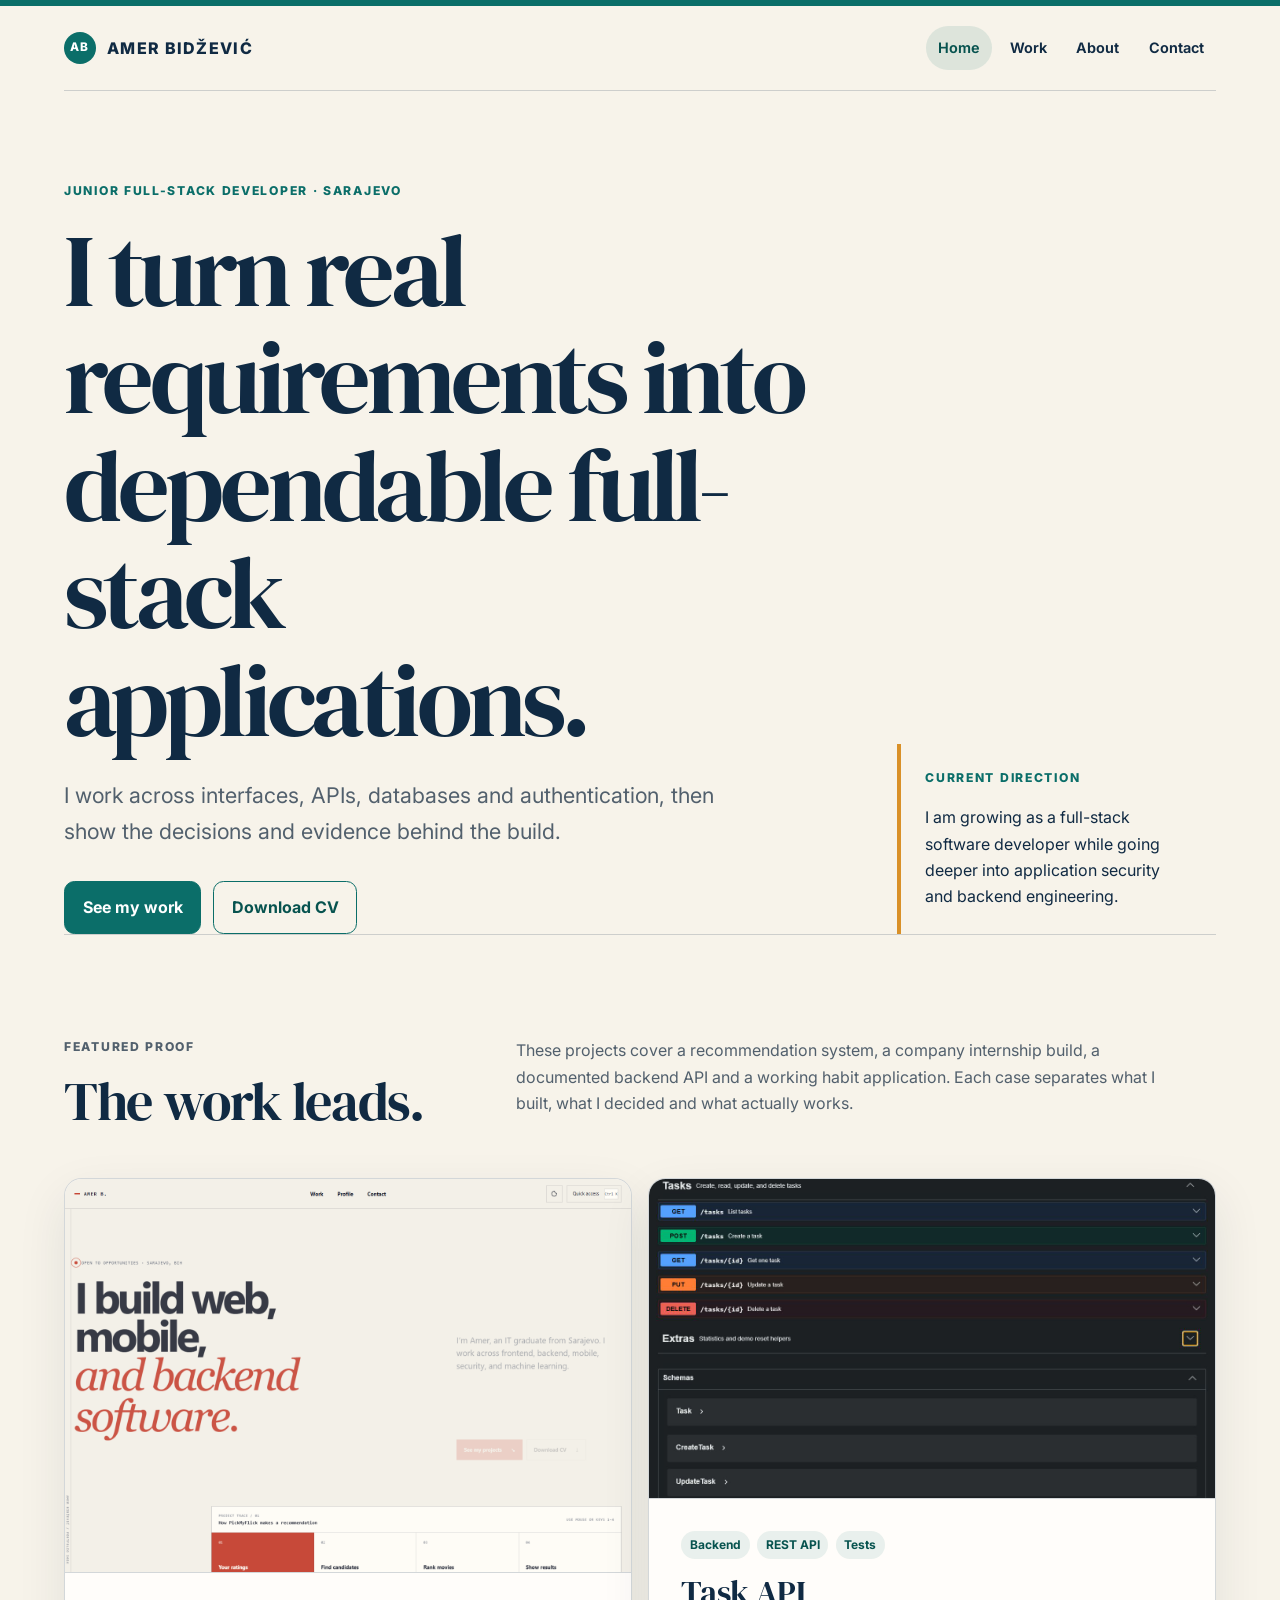
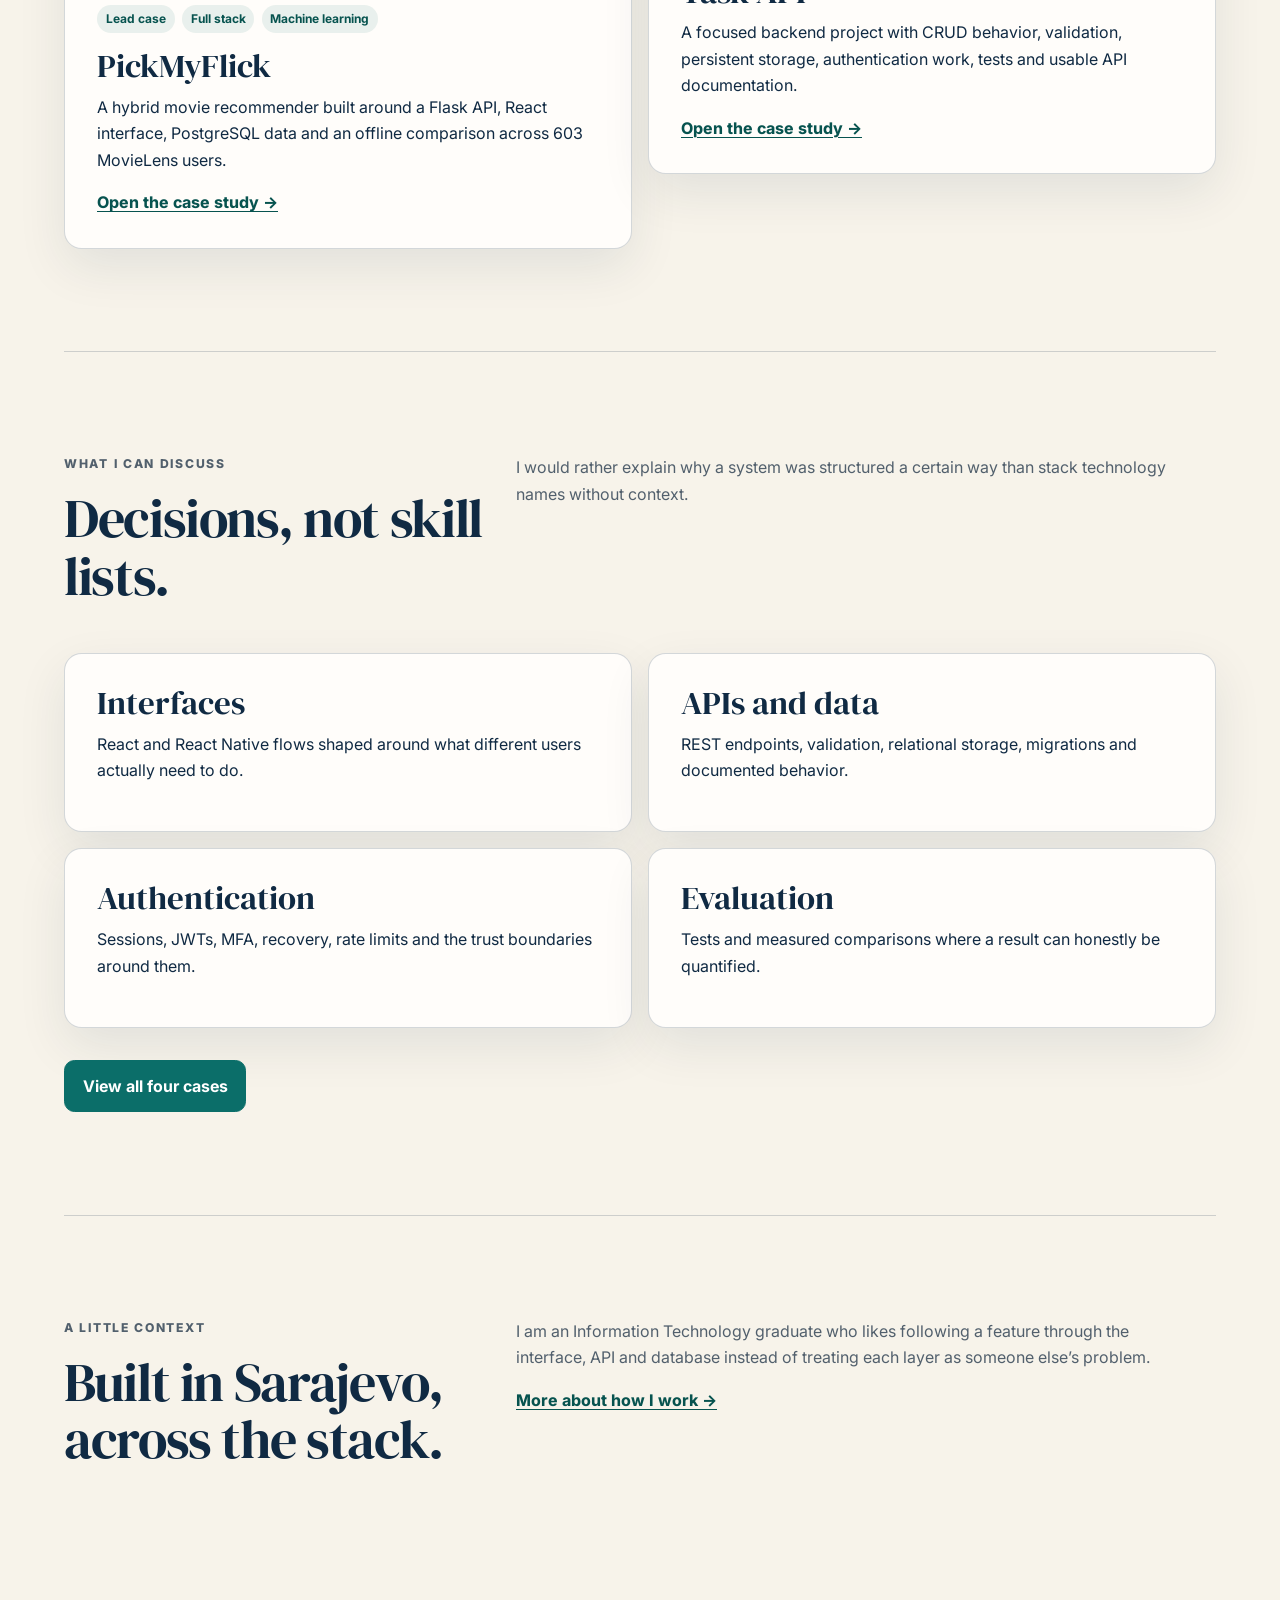
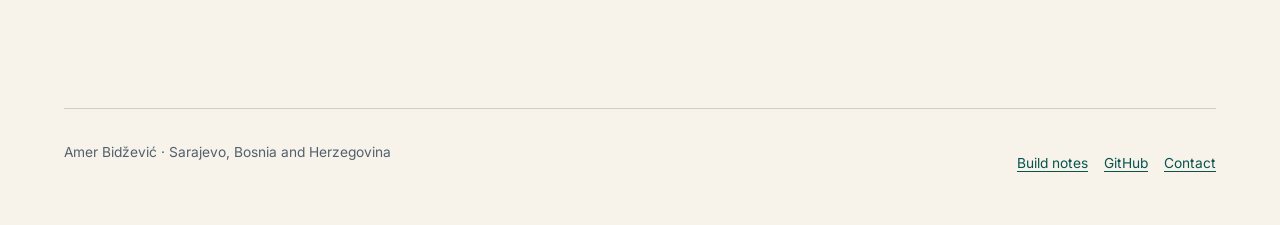
<file: index.html>
<!doctype html>
<html lang="en">
<head>
  <meta charset="utf-8">
  <meta name="viewport" content="width=device-width, initial-scale=1">
  <title>Amer Bidžević — Junior Full-Stack Developer</title>
  <meta name="description" content="Amer Bidžević builds full-stack applications across interfaces, APIs, databases and authentication.">
  <link rel="canonical" href="https://amerbidzevic.github.io/empty-but-live-portfolio/">
  <meta property="og:title" content="Amer Bidžević — Junior Full-Stack Developer">
  <meta property="og:description" content="Real projects, decisions and evidence across full-stack software development.">
  <meta property="og:type" content="website">
  <meta property="og:url" content="https://amerbidzevic.github.io/empty-but-live-portfolio/">
  <meta property="og:image" content="https://amerbidzevic.github.io/empty-but-live-portfolio/assets/portfolio-homepage.png">
  <meta property="og:image:alt" content="Preview of Amer Bidžević's developer portfolio">
  <meta name="twitter:card" content="summary_large_image">
  <link rel="icon" href="./favicon.svg" type="image/svg+xml">
  <link rel="stylesheet" href="./styles.css">
</head>
<body>
  <a class="skip-link" href="#main">Skip to content</a>
  <header class="site-header">
    <a class="brand" href="./index.html"><span class="brand-mark">AB</span>Amer Bidžević</a>
    <nav class="site-nav" aria-label="Main navigation">
      <ul>
        <li><a href="./index.html" aria-current="page">Home</a></li>
        <li><a href="./work.html">Work</a></li>
        <li><a href="./about.html">About</a></li>
        <li><a href="./contact.html">Contact</a></li>
      </ul>
    </nav>
  </header>

  <main id="main">
    <section class="hero" aria-labelledby="hero-title">
      <div>
        <p class="eyebrow">Junior full-stack developer · Sarajevo</p>
        <h1 id="hero-title">I turn real requirements into dependable full-stack applications.</h1>
        <p class="lede">I work across interfaces, APIs, databases and authentication, then show the decisions and evidence behind the build.</p>
        <div class="actions">
          <a class="button" href="./work.html">See my work</a>
          <a class="button secondary" href="./assets/Amer_Bidzevic_CV.pdf">Download CV</a>
        </div>
      </div>
      <aside class="hero-aside" aria-label="Current direction">
        <p class="eyebrow">Current direction</p>
        <p>I am growing as a full-stack software developer while going deeper into application security and backend engineering.</p>
      </aside>
    </section>

    <section class="section" aria-labelledby="featured-title">
      <div class="section-heading">
        <div>
          <p class="eyebrow">Featured proof</p>
          <h2 id="featured-title">The work leads.</h2>
        </div>
        <p>These projects cover a recommendation system, a company internship build, a documented backend API and a working habit application. Each case separates what I built, what I decided and what actually works.</p>
      </div>

      <div class="project-grid">
        <article class="project-card">
          <img src="./assets/portfolio-homepage.png" alt="Earlier portfolio interface showing the PickMyFlick recommendation process" width="1440" height="1000" loading="lazy" decoding="async">
          <div class="project-copy">
            <ul class="meta"><li>Lead case</li><li>Full stack</li><li>Machine learning</li></ul>
            <h3>PickMyFlick</h3>
            <p>A hybrid movie recommender built around a Flask API, React interface, PostgreSQL data and an offline comparison across 603 MovieLens users.</p>
            <p><a class="text-link" href="./cases/pickmyflick.html">Open the case study →</a></p>
          </div>
        </article>

        <article class="project-card">
          <img src="./assets/task-api-swagger.png" alt="Swagger documentation showing task API endpoints" width="1280" height="720" loading="lazy" decoding="async">
          <div class="project-copy">
            <ul class="meta"><li>Backend</li><li>REST API</li><li>Tests</li></ul>
            <h3>Task API</h3>
            <p>A focused backend project with CRUD behavior, validation, persistent storage, authentication work, tests and usable API documentation.</p>
            <p><a class="text-link" href="./cases/task-api.html">Open the case study →</a></p>
          </div>
        </article>
      </div>
    </section>

    <section class="section" aria-labelledby="proof-title">
      <div class="section-heading">
        <div>
          <p class="eyebrow">What I can discuss</p>
          <h2 id="proof-title">Decisions, not skill lists.</h2>
        </div>
        <p>I would rather explain why a system was structured a certain way than stack technology names without context.</p>
      </div>
      <div class="fact-grid">
        <article class="fact-card"><h3>Interfaces</h3><p>React and React Native flows shaped around what different users actually need to do.</p></article>
        <article class="fact-card"><h3>APIs and data</h3><p>REST endpoints, validation, relational storage, migrations and documented behavior.</p></article>
        <article class="fact-card"><h3>Authentication</h3><p>Sessions, JWTs, MFA, recovery, rate limits and the trust boundaries around them.</p></article>
        <article class="fact-card"><h3>Evaluation</h3><p>Tests and measured comparisons where a result can honestly be quantified.</p></article>
      </div>
      <div class="actions"><a class="button" href="./work.html">View all four cases</a></div>
    </section>

    <section class="section" aria-labelledby="about-teaser-title">
      <div class="section-heading">
        <div>
          <p class="eyebrow">A little context</p>
          <h2 id="about-teaser-title">Built in Sarajevo, across the stack.</h2>
        </div>
        <div>
          <p>I am an Information Technology graduate who likes following a feature through the interface, API and database instead of treating each layer as someone else’s problem.</p>
          <p><a class="text-link" href="./about.html">More about how I work →</a></p>
        </div>
      </div>
    </section>
  </main>

  <footer class="site-footer">
    <p>Amer Bidžević · Sarajevo, Bosnia and Herzegovina</p>
    <nav aria-label="Footer navigation"><a href="./build-notes.html">Build notes</a><a href="https://github.com/AmerBidzevic">GitHub</a><a href="./contact.html">Contact</a></nav>
  </footer>
</body>
</html>
</file>
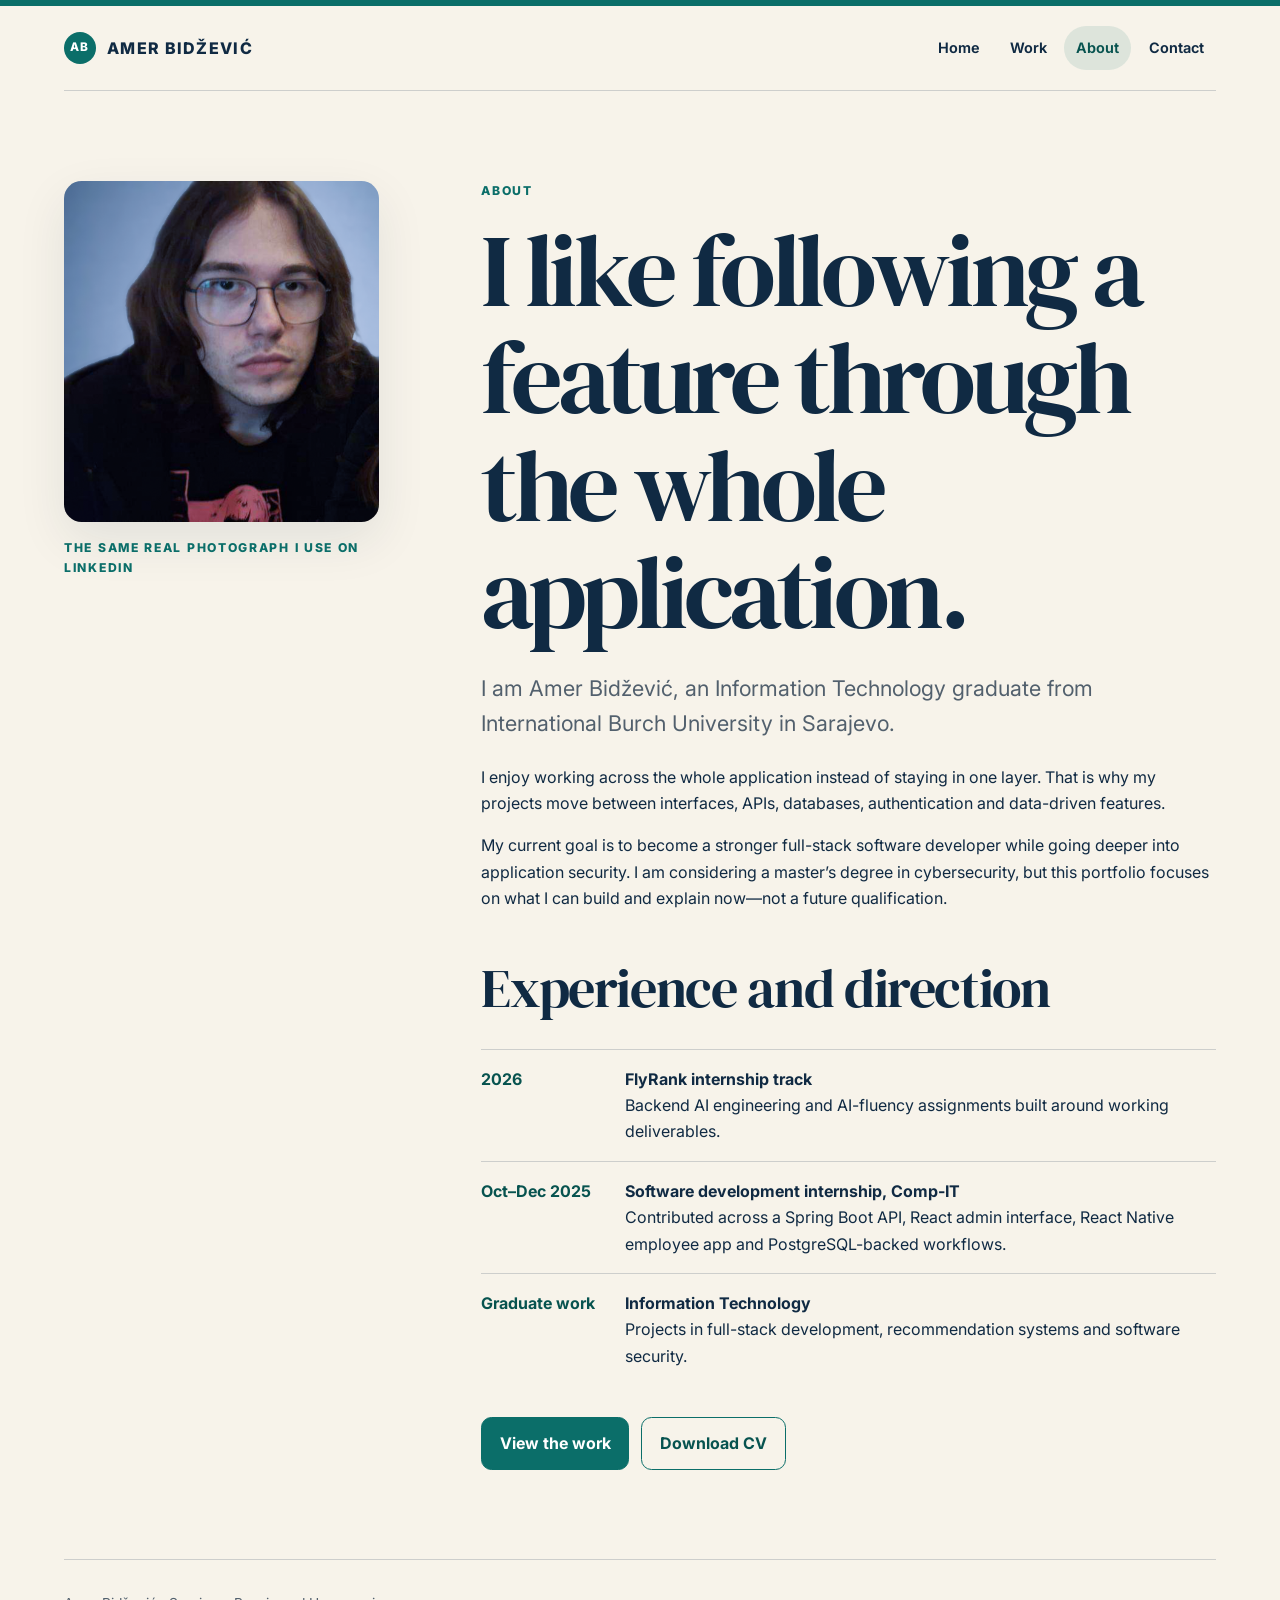
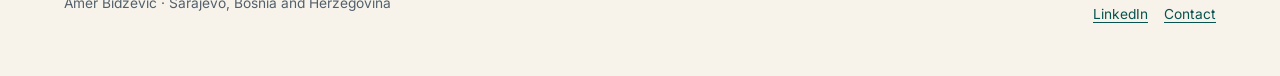
<file: about.html>
<!doctype html>
<html lang="en">
<head>
  <meta charset="utf-8">
  <meta name="viewport" content="width=device-width, initial-scale=1">
  <title>About — Amer Bidžević</title>
  <meta name="description" content="About Amer Bidžević, an Information Technology graduate and junior full-stack developer in Sarajevo.">
  <link rel="canonical" href="https://amerbidzevic.github.io/empty-but-live-portfolio/about.html">
  <meta property="og:title" content="About — Amer Bidžević">
  <meta property="og:description" content="About Amer Bidžević, an Information Technology graduate and junior full-stack developer in Sarajevo.">
  <meta property="og:type" content="profile">
  <meta property="og:url" content="https://amerbidzevic.github.io/empty-but-live-portfolio/about.html">
  <meta property="og:image" content="https://amerbidzevic.github.io/empty-but-live-portfolio/assets/amer-portrait.png">
  <meta name="twitter:card" content="summary_large_image">
  <link rel="icon" href="./favicon.svg" type="image/svg+xml">
  <link rel="stylesheet" href="./styles.css">
</head>
<body>
  <a class="skip-link" href="#main">Skip to content</a>
  <header class="site-header">
    <a class="brand" href="./index.html"><span class="brand-mark">AB</span>Amer Bidžević</a>
    <nav class="site-nav" aria-label="Main navigation"><ul><li><a href="./index.html">Home</a></li><li><a href="./work.html">Work</a></li><li><a href="./about.html" aria-current="page">About</a></li><li><a href="./contact.html">Contact</a></li></ul></nav>
  </header>

  <main id="main">
    <div class="about-layout">
      <div>
        <img class="portrait" src="./assets/amer-portrait.png" alt="Portrait of Amer Bidžević" width="520" height="561">
        <p class="eyebrow" style="margin-top:1rem">The same real photograph I use on LinkedIn</p>
      </div>
      <div>
        <p class="eyebrow">About</p>
        <h1>I like following a feature through the whole application.</h1>
        <p class="lede">I am Amer Bidžević, an Information Technology graduate from International Burch University in Sarajevo.</p>
        <p>I enjoy working across the whole application instead of staying in one layer. That is why my projects move between interfaces, APIs, databases, authentication and data-driven features.</p>
        <p>My current goal is to become a stronger full-stack software developer while going deeper into application security. I am considering a master’s degree in cybersecurity, but this portfolio focuses on what I can build and explain now—not a future qualification.</p>

        <h2 style="margin-top:3rem">Experience and direction</h2>
        <ul class="timeline">
          <li><time>2026</time><div><strong>FlyRank internship track</strong><br>Backend AI engineering and AI-fluency assignments built around working deliverables.</div></li>
          <li><time>Oct–Dec 2025</time><div><strong>Software development internship, Comp-IT</strong><br>Contributed across a Spring Boot API, React admin interface, React Native employee app and PostgreSQL-backed workflows.</div></li>
          <li><time>Graduate work</time><div><strong>Information Technology</strong><br>Projects in full-stack development, recommendation systems and software security.</div></li>
        </ul>

        <div class="actions"><a class="button" href="./work.html">View the work</a><a class="button secondary" href="./assets/Amer_Bidzevic_CV.pdf">Download CV</a></div>
      </div>
    </div>
  </main>

  <footer class="site-footer"><p>Amer Bidžević · Sarajevo, Bosnia and Herzegovina</p><nav aria-label="Footer navigation"><a href="https://www.linkedin.com/in/amer-bidzevic-8a1655271/">LinkedIn</a><a href="./contact.html">Contact</a></nav></footer>
</body>
</html>
</file>
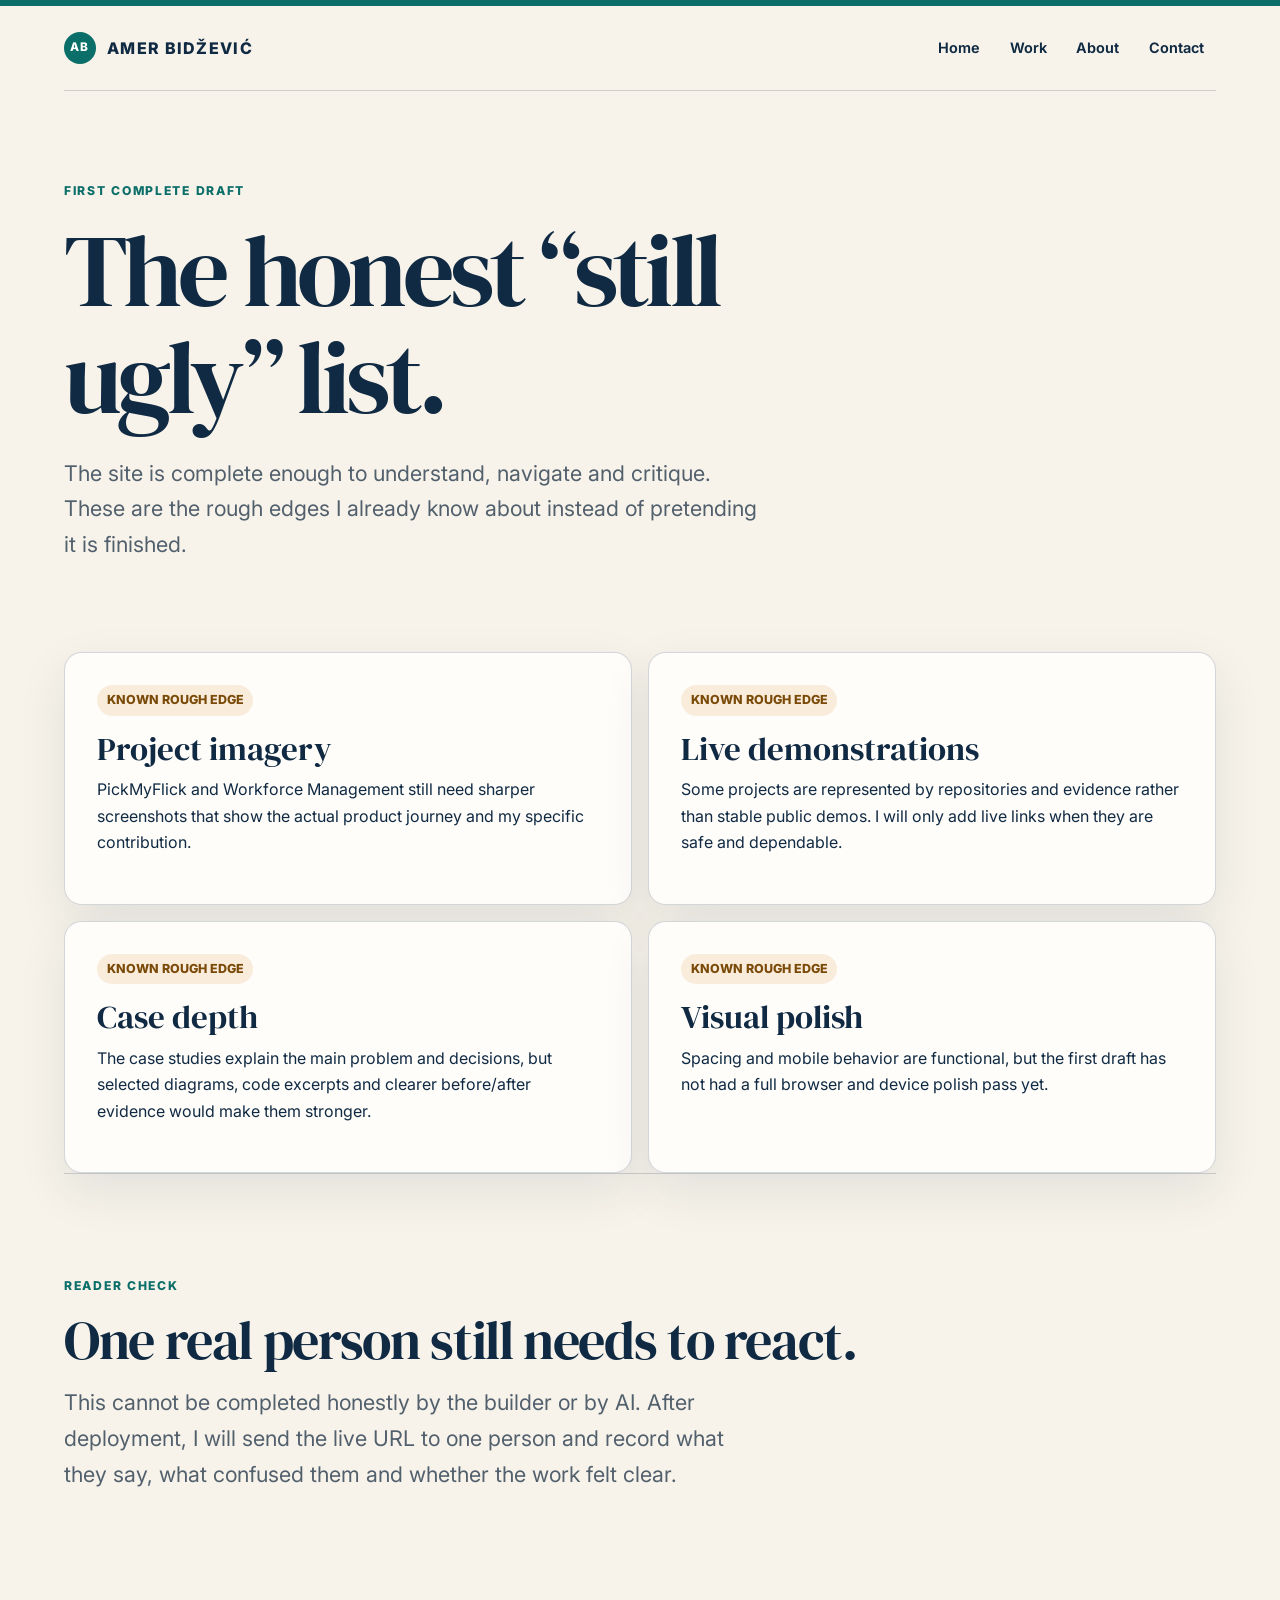
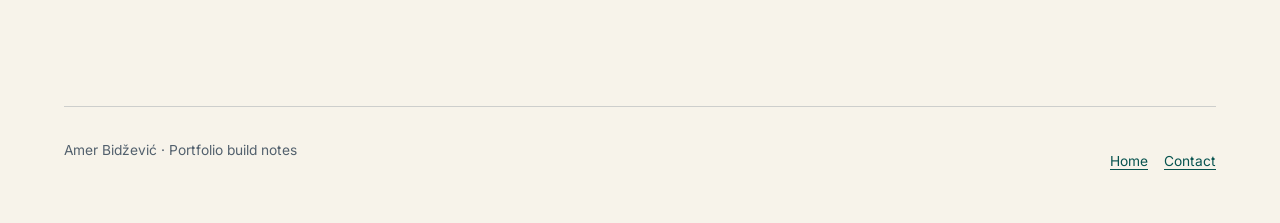
<file: build-notes.html>
<!doctype html>
<html lang="en">
<head>
  <meta charset="utf-8">
  <meta name="viewport" content="width=device-width, initial-scale=1">
  <title>Build Notes — Amer Bidžević</title>
  <meta name="description" content="Honest notes about the first complete draft of Amer Bidžević's portfolio.">
  <link rel="canonical" href="https://amerbidzevic.github.io/empty-but-live-portfolio/build-notes.html">
  <meta property="og:title" content="Build Notes — Amer Bidžević">
  <meta property="og:description" content="Honest notes about the first complete draft of Amer Bidžević's portfolio.">
  <meta property="og:type" content="article">
  <meta property="og:url" content="https://amerbidzevic.github.io/empty-but-live-portfolio/build-notes.html">
  <meta property="og:image" content="https://amerbidzevic.github.io/empty-but-live-portfolio/assets/portfolio-homepage.png">
  <meta name="twitter:card" content="summary_large_image">
  <link rel="icon" href="./favicon.svg" type="image/svg+xml">
  <link rel="stylesheet" href="./styles.css">
</head>
<body>
  <a class="skip-link" href="#main">Skip to content</a>
  <header class="site-header">
    <a class="brand" href="./index.html"><span class="brand-mark">AB</span>Amer Bidžević</a>
    <nav class="site-nav" aria-label="Main navigation"><ul><li><a href="./index.html">Home</a></li><li><a href="./work.html">Work</a></li><li><a href="./about.html">About</a></li><li><a href="./contact.html">Contact</a></li></ul></nav>
  </header>

  <main id="main">
    <header class="page-intro">
      <p class="eyebrow">First complete draft</p>
      <h1>The honest “still ugly” list.</h1>
      <p class="lede">The site is complete enough to understand, navigate and critique. These are the rough edges I already know about instead of pretending it is finished.</p>
    </header>

    <div class="fact-grid">
      <section class="note-card">
        <span class="status-pill">Known rough edge</span>
        <h3>Project imagery</h3>
        <p>PickMyFlick and Workforce Management still need sharper screenshots that show the actual product journey and my specific contribution.</p>
      </section>
      <section class="note-card">
        <span class="status-pill">Known rough edge</span>
        <h3>Live demonstrations</h3>
        <p>Some projects are represented by repositories and evidence rather than stable public demos. I will only add live links when they are safe and dependable.</p>
      </section>
      <section class="note-card">
        <span class="status-pill">Known rough edge</span>
        <h3>Case depth</h3>
        <p>The case studies explain the main problem and decisions, but selected diagrams, code excerpts and clearer before/after evidence would make them stronger.</p>
      </section>
      <section class="note-card">
        <span class="status-pill">Known rough edge</span>
        <h3>Visual polish</h3>
        <p>Spacing and mobile behavior are functional, but the first draft has not had a full browser and device polish pass yet.</p>
      </section>
    </div>

    <section class="section" aria-labelledby="reader-title">
      <p class="eyebrow">Reader check</p>
      <h2 id="reader-title">One real person still needs to react.</h2>
      <p class="lede">This cannot be completed honestly by the builder or by AI. After deployment, I will send the live URL to one person and record what they say, what confused them and whether the work felt clear.</p>
    </section>
  </main>

  <footer class="site-footer"><p>Amer Bidžević · Portfolio build notes</p><nav aria-label="Footer navigation"><a href="./index.html">Home</a><a href="./contact.html">Contact</a></nav></footer>
</body>
</html>
</file>
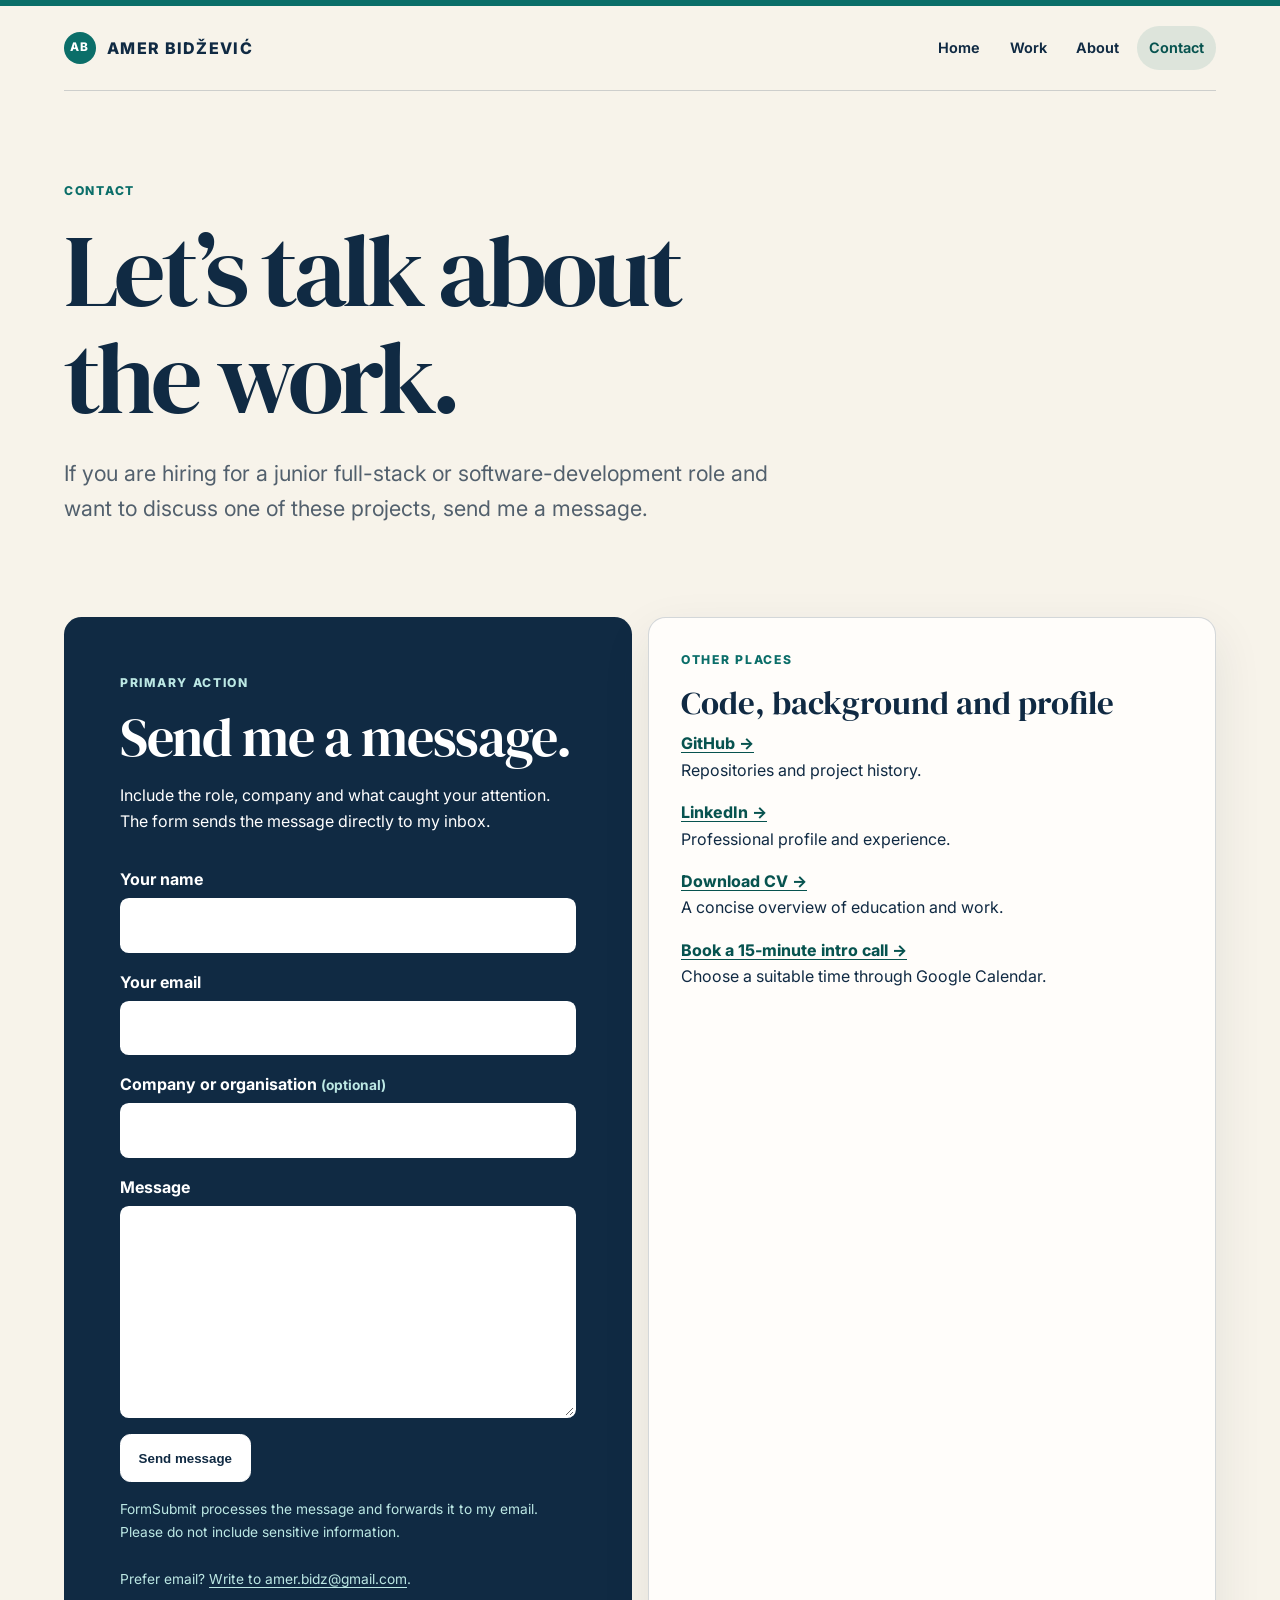
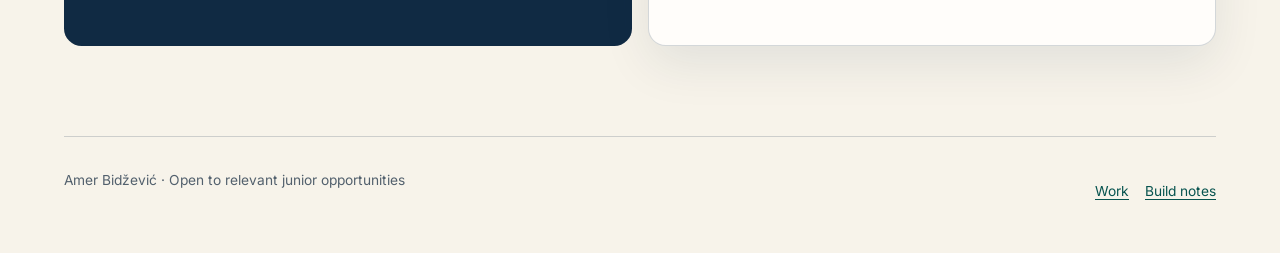
<file: contact.html>
<!doctype html>
<html lang="en">
<head>
  <meta charset="utf-8">
  <meta name="viewport" content="width=device-width, initial-scale=1">
  <title>Contact — Amer Bidžević</title>
  <meta name="description" content="Contact Amer Bidžević about a junior full-stack or software-development opportunity.">
  <link rel="canonical" href="https://amerbidzevic.github.io/empty-but-live-portfolio/contact.html">
  <meta property="og:title" content="Contact — Amer Bidžević">
  <meta property="og:description" content="Contact Amer Bidžević about a junior full-stack or software-development opportunity.">
  <meta property="og:type" content="website">
  <meta property="og:url" content="https://amerbidzevic.github.io/empty-but-live-portfolio/contact.html">
  <meta property="og:image" content="https://amerbidzevic.github.io/empty-but-live-portfolio/assets/portfolio-homepage.png">
  <meta name="twitter:card" content="summary_large_image">
  <link rel="icon" href="./favicon.svg" type="image/svg+xml">
  <link rel="stylesheet" href="./styles.css">
</head>
<body>
  <a class="skip-link" href="#main">Skip to content</a>
  <header class="site-header">
    <a class="brand" href="./index.html"><span class="brand-mark">AB</span>Amer Bidžević</a>
    <nav class="site-nav" aria-label="Main navigation"><ul><li><a href="./index.html">Home</a></li><li><a href="./work.html">Work</a></li><li><a href="./about.html">About</a></li><li><a href="./contact.html" aria-current="page">Contact</a></li></ul></nav>
  </header>

  <main id="main">
    <header class="page-intro">
      <p class="eyebrow">Contact</p>
      <h1>Let’s talk about the work.</h1>
      <p class="lede">If you are hiring for a junior full-stack or software-development role and want to discuss one of these projects, send me a message.</p>
    </header>

    <div class="contact-grid">
      <section class="contact-primary" aria-labelledby="form-title">
        <p class="eyebrow" style="color:#bce8e4">Primary action</p>
        <h2 id="form-title">Send me a message.</h2>
        <p>Include the role, company and what caught your attention. The form sends the message directly to my inbox.</p>

        <form class="contact-form" action="https://formsubmit.co/amer.bidz@gmail.com" method="POST" accept-charset="UTF-8" data-contact-form>
          <input type="hidden" name="_subject" value="New portfolio contact">
          <input type="hidden" name="_template" value="table">
          <input type="hidden" name="_next" value="https://amerbidzevic.github.io/empty-but-live-portfolio/thanks.html">
          <input type="hidden" name="_url" value="https://amerbidzevic.github.io/empty-but-live-portfolio/contact.html">
          <div class="form-honeypot" aria-hidden="true">
            <label for="website">Leave this field empty</label>
            <input id="website" type="text" name="_honey" tabindex="-1" autocomplete="off">
          </div>

          <div class="form-field">
            <label for="name">Your name</label>
            <input id="name" name="name" type="text" autocomplete="name" minlength="2" maxlength="80" pattern=".*[A-Za-zÀ-ž].*" title="Enter a name containing at least one letter" required>
          </div>

          <div class="form-field">
            <label for="email">Your email</label>
            <input id="email" name="email" type="email" autocomplete="email" maxlength="254" required>
          </div>

          <div class="form-field">
            <label for="company">Company or organisation <span>(optional)</span></label>
            <input id="company" name="company" type="text" autocomplete="organization" maxlength="120">
          </div>

          <div class="form-field">
            <label for="message">Message</label>
            <textarea id="message" name="message" rows="7" minlength="10" maxlength="2000" required></textarea>
          </div>

          <button class="button" type="submit">Send message</button>
          <p class="form-note">FormSubmit processes the message and forwards it to my email. Please do not include sensitive information.</p>
        </form>

        <p class="contact-fallback">Prefer email? <a href="mailto:amer.bidz@gmail.com">Write to amer.bidz@gmail.com</a>.</p>
      </section>

      <aside class="note-card">
        <p class="eyebrow">Other places</p>
        <h3>Code, background and profile</h3>
        <p><a class="text-link" href="https://github.com/AmerBidzevic">GitHub →</a><br>Repositories and project history.</p>
        <p><a class="text-link" href="https://www.linkedin.com/in/amer-bidzevic-8a1655271/">LinkedIn →</a><br>Professional profile and experience.</p>
        <p><a class="text-link" href="./assets/Amer_Bidzevic_CV.pdf">Download CV →</a><br>A concise overview of education and work.</p>
        <p><a class="text-link" href="https://calendar.app.google/TewZx4fayXFsUrtU9">Book a 15-minute intro call →</a><br>Choose a suitable time through Google Calendar.</p>
      </aside>
    </div>
  </main>

  <footer class="site-footer"><p>Amer Bidžević · Open to relevant junior opportunities</p><nav aria-label="Footer navigation"><a href="./work.html">Work</a><a href="./build-notes.html">Build notes</a></nav></footer>
  <script src="./site.js" defer></script>
</body>
</html>
</file>
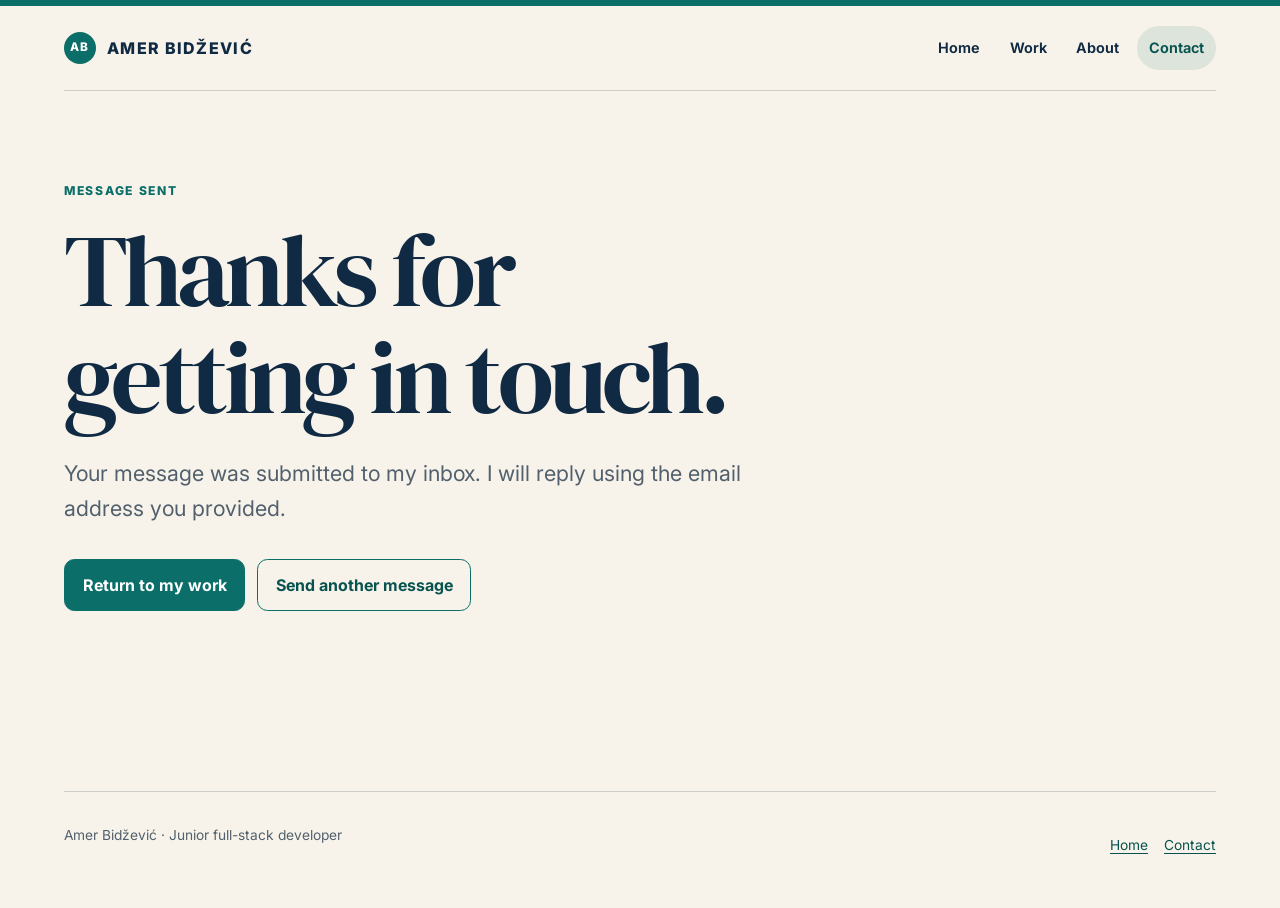
<file: thanks.html>
<!doctype html>
<html lang="en">
<head>
  <meta charset="utf-8">
  <meta name="viewport" content="width=device-width, initial-scale=1">
  <title>Message Sent — Amer Bidžević</title>
  <meta name="description" content="Confirmation that a portfolio contact message was submitted to Amer Bidžević.">
  <meta name="robots" content="noindex">
  <link rel="canonical" href="https://amerbidzevic.github.io/empty-but-live-portfolio/thanks.html">
  <meta property="og:title" content="Message Sent — Amer Bidžević">
  <meta property="og:description" content="Confirmation that a portfolio contact message was submitted.">
  <meta property="og:type" content="website">
  <meta property="og:url" content="https://amerbidzevic.github.io/empty-but-live-portfolio/thanks.html">
  <meta property="og:image" content="https://amerbidzevic.github.io/empty-but-live-portfolio/assets/portfolio-homepage.png">
  <meta name="twitter:card" content="summary_large_image">
  <link rel="icon" href="./favicon.svg" type="image/svg+xml">
  <link rel="stylesheet" href="./styles.css">
</head>
<body>
  <a class="skip-link" href="#main">Skip to content</a>
  <header class="site-header">
    <a class="brand" href="./index.html"><span class="brand-mark">AB</span>Amer Bidžević</a>
    <nav class="site-nav" aria-label="Main navigation"><ul><li><a href="./index.html">Home</a></li><li><a href="./work.html">Work</a></li><li><a href="./about.html">About</a></li><li><a href="./contact.html" aria-current="page">Contact</a></li></ul></nav>
  </header>

  <main id="main">
    <section class="page-intro" aria-labelledby="thanks-title">
      <p class="eyebrow">Message sent</p>
      <h1 id="thanks-title">Thanks for getting in touch.</h1>
      <p class="lede">Your message was submitted to my inbox. I will reply using the email address you provided.</p>
      <div class="actions"><a class="button" href="./work.html">Return to my work</a><a class="button secondary" href="./contact.html">Send another message</a></div>
    </section>
  </main>

  <footer class="site-footer"><p>Amer Bidžević · Junior full-stack developer</p><nav aria-label="Footer navigation"><a href="./index.html">Home</a><a href="./contact.html">Contact</a></nav></footer>
</body>
</html>
</file>
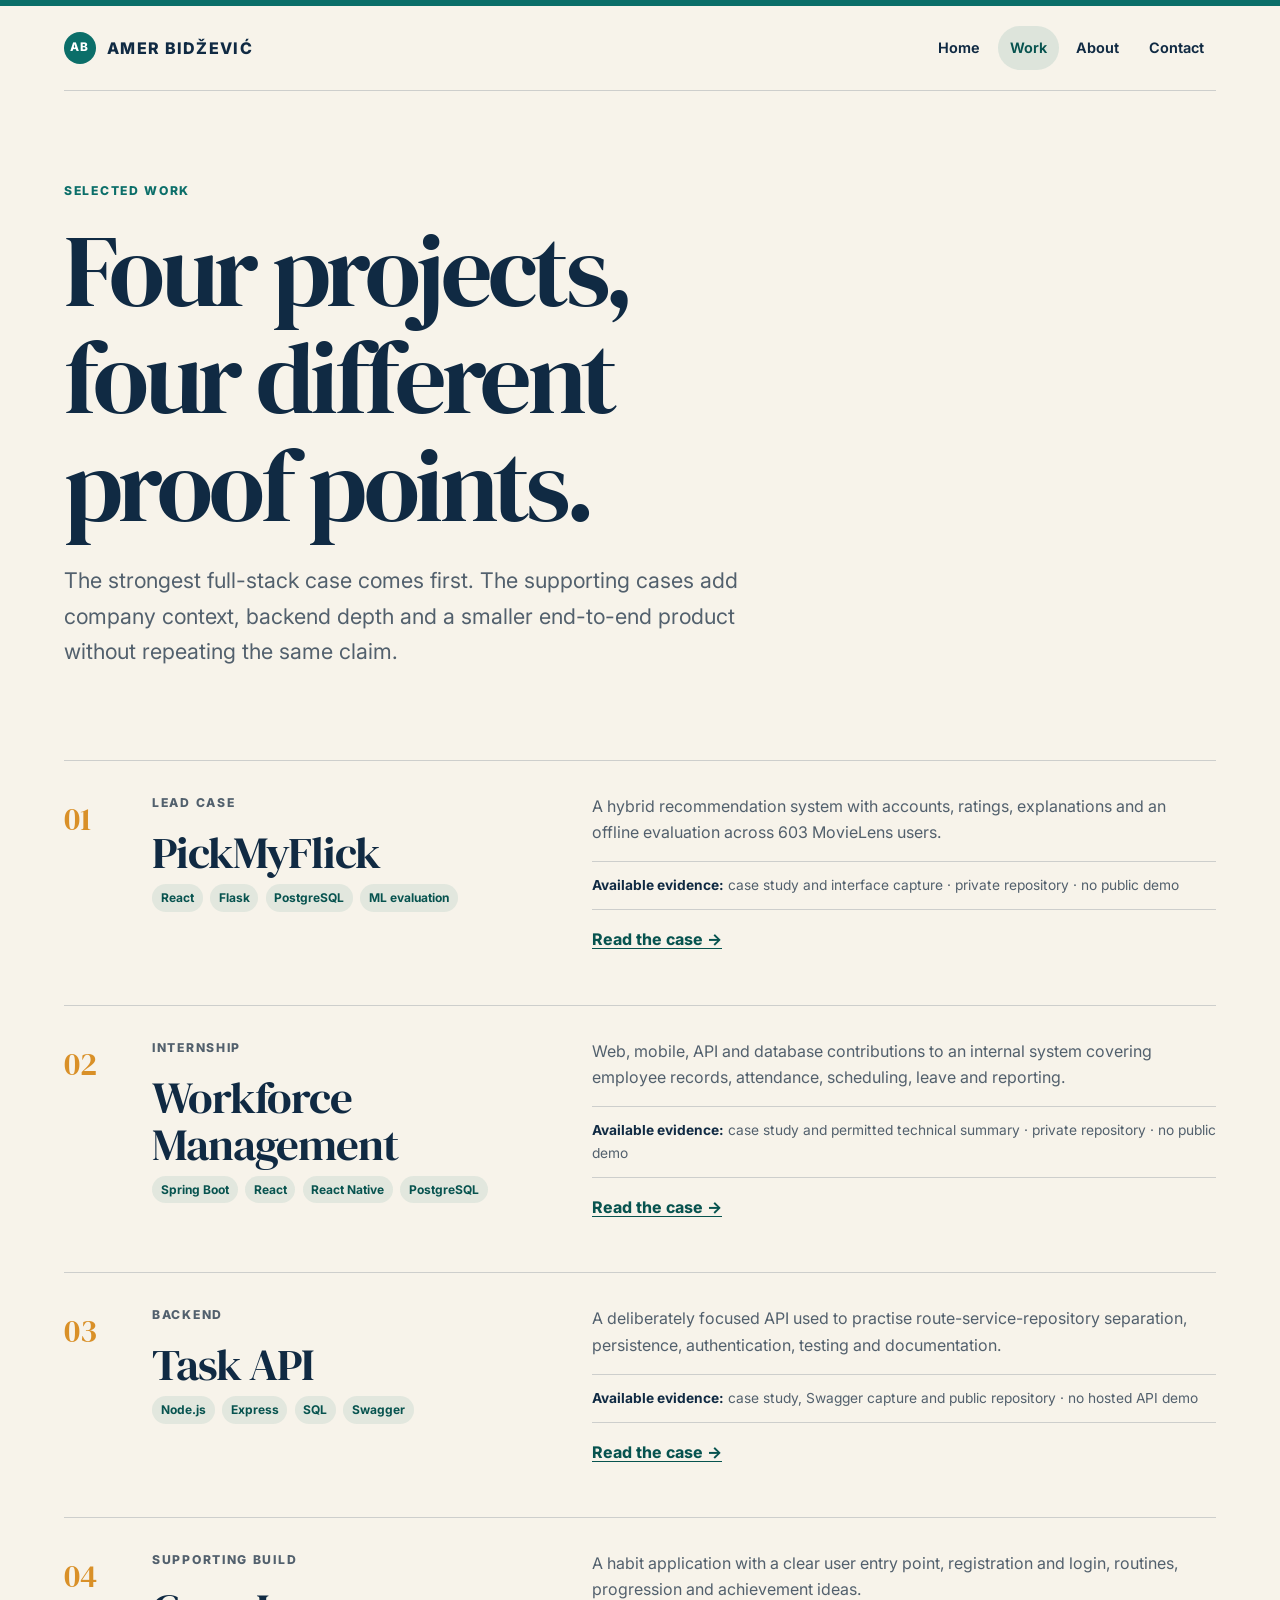
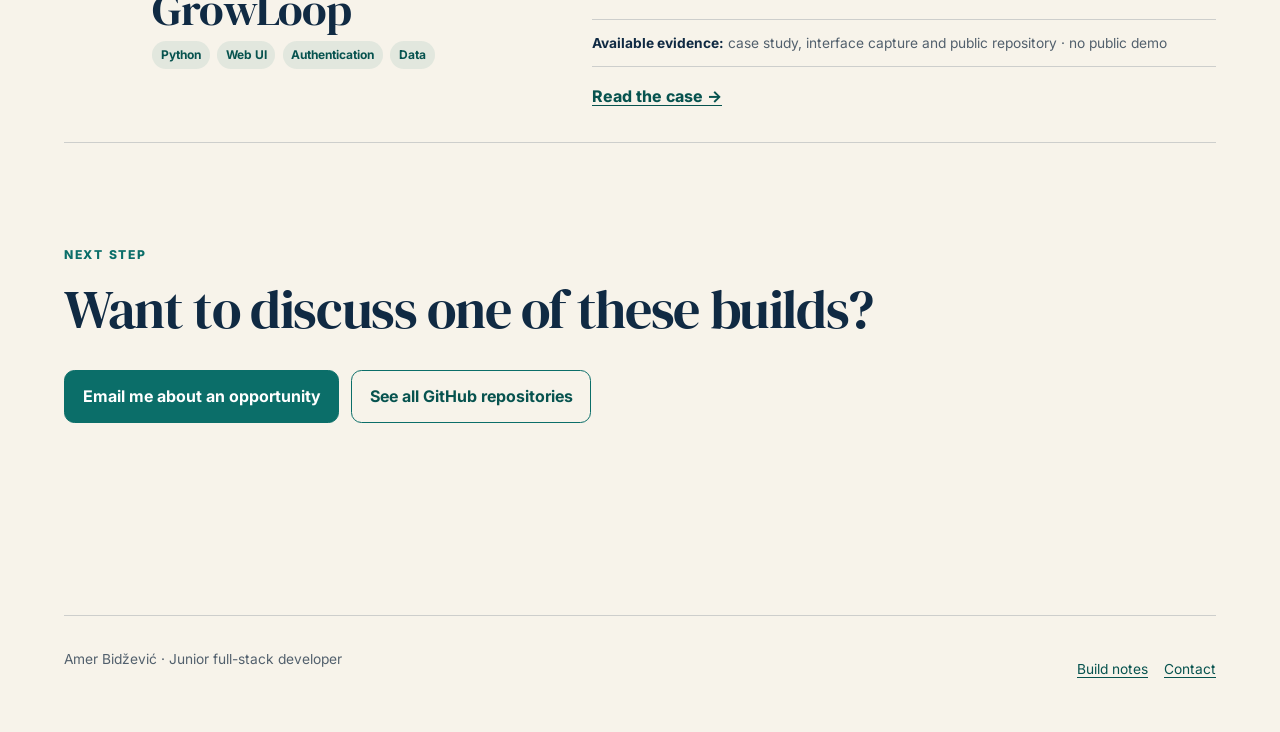
<file: work.html>
<!doctype html>
<html lang="en">
<head>
  <meta charset="utf-8">
  <meta name="viewport" content="width=device-width, initial-scale=1">
  <title>Work — Amer Bidžević</title>
  <meta name="description" content="Selected full-stack, backend, security and application projects by Amer Bidžević.">
  <link rel="canonical" href="https://amerbidzevic.github.io/empty-but-live-portfolio/work.html">
  <meta property="og:title" content="Work — Amer Bidžević">
  <meta property="og:description" content="Selected full-stack, backend, security and application projects by Amer Bidžević.">
  <meta property="og:type" content="website">
  <meta property="og:url" content="https://amerbidzevic.github.io/empty-but-live-portfolio/work.html">
  <meta property="og:image" content="https://amerbidzevic.github.io/empty-but-live-portfolio/assets/portfolio-homepage.png">
  <meta name="twitter:card" content="summary_large_image">
  <link rel="icon" href="./favicon.svg" type="image/svg+xml">
  <link rel="stylesheet" href="./styles.css">
</head>
<body>
  <a class="skip-link" href="#main">Skip to content</a>
  <header class="site-header">
    <a class="brand" href="./index.html"><span class="brand-mark">AB</span>Amer Bidžević</a>
    <nav class="site-nav" aria-label="Main navigation"><ul><li><a href="./index.html">Home</a></li><li><a href="./work.html" aria-current="page">Work</a></li><li><a href="./about.html">About</a></li><li><a href="./contact.html">Contact</a></li></ul></nav>
  </header>

  <main id="main">
    <header class="page-intro">
      <p class="eyebrow">Selected work</p>
      <h1>Four projects, four different proof points.</h1>
      <p class="lede">The strongest full-stack case comes first. The supporting cases add company context, backend depth and a smaller end-to-end product without repeating the same claim.</p>
    </header>

    <div class="case-list">
      <article class="case-row">
        <span class="case-number">01</span>
        <div><p class="eyebrow">Lead case</p><h2>PickMyFlick</h2><ul class="tag-list"><li>React</li><li>Flask</li><li>PostgreSQL</li><li>ML evaluation</li></ul></div>
        <div><p>A hybrid recommendation system with accounts, ratings, explanations and an offline evaluation across 603 MovieLens users.</p><p class="availability"><strong>Available evidence:</strong> case study and interface capture · private repository · no public demo</p><a class="text-link" href="./cases/pickmyflick.html">Read the case →</a></div>
      </article>

      <article class="case-row">
        <span class="case-number">02</span>
        <div><p class="eyebrow">Internship</p><h2>Workforce Management</h2><ul class="tag-list"><li>Spring Boot</li><li>React</li><li>React Native</li><li>PostgreSQL</li></ul></div>
        <div><p>Web, mobile, API and database contributions to an internal system covering employee records, attendance, scheduling, leave and reporting.</p><p class="availability"><strong>Available evidence:</strong> case study and permitted technical summary · private repository · no public demo</p><a class="text-link" href="./cases/workforce-management.html">Read the case →</a></div>
      </article>

      <article class="case-row">
        <span class="case-number">03</span>
        <div><p class="eyebrow">Backend</p><h2>Task API</h2><ul class="tag-list"><li>Node.js</li><li>Express</li><li>SQL</li><li>Swagger</li></ul></div>
        <div><p>A deliberately focused API used to practise route-service-repository separation, persistence, authentication, testing and documentation.</p><p class="availability"><strong>Available evidence:</strong> case study, Swagger capture and public repository · no hosted API demo</p><a class="text-link" href="./cases/task-api.html">Read the case →</a></div>
      </article>

      <article class="case-row">
        <span class="case-number">04</span>
        <div><p class="eyebrow">Supporting build</p><h2>GrowLoop</h2><ul class="tag-list"><li>Python</li><li>Web UI</li><li>Authentication</li><li>Data</li></ul></div>
        <div><p>A habit application with a clear user entry point, registration and login, routines, progression and achievement ideas.</p><p class="availability"><strong>Available evidence:</strong> case study, interface capture and public repository · no public demo</p><a class="text-link" href="./cases/growloop.html">Read the case →</a></div>
      </article>
    </div>

    <section class="section">
      <p class="eyebrow">Next step</p>
      <h2>Want to discuss one of these builds?</h2>
      <div class="actions"><a class="button" href="./contact.html">Email me about an opportunity</a><a class="button secondary" href="https://github.com/AmerBidzevic">See all GitHub repositories</a></div>
    </section>
  </main>

  <footer class="site-footer"><p>Amer Bidžević · Junior full-stack developer</p><nav aria-label="Footer navigation"><a href="./build-notes.html">Build notes</a><a href="./contact.html">Contact</a></nav></footer>
</body>
</html>
</file>
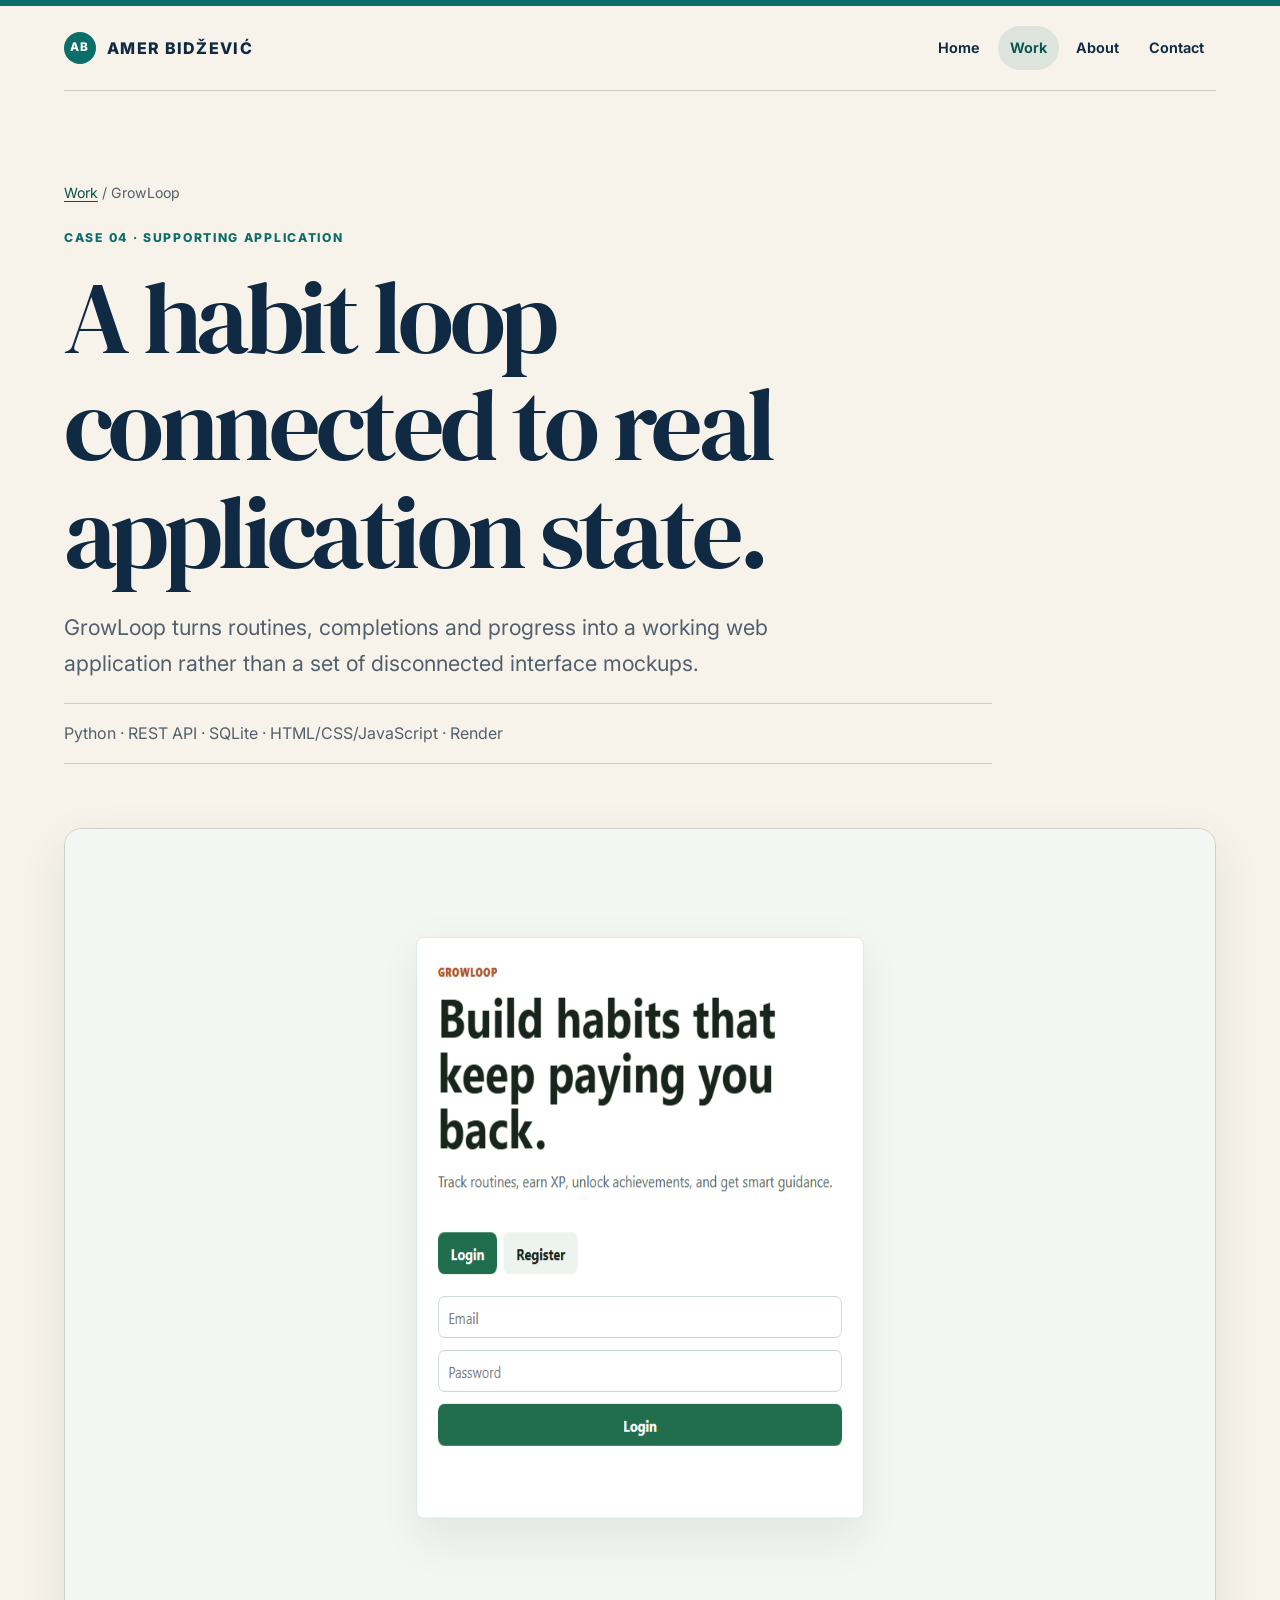
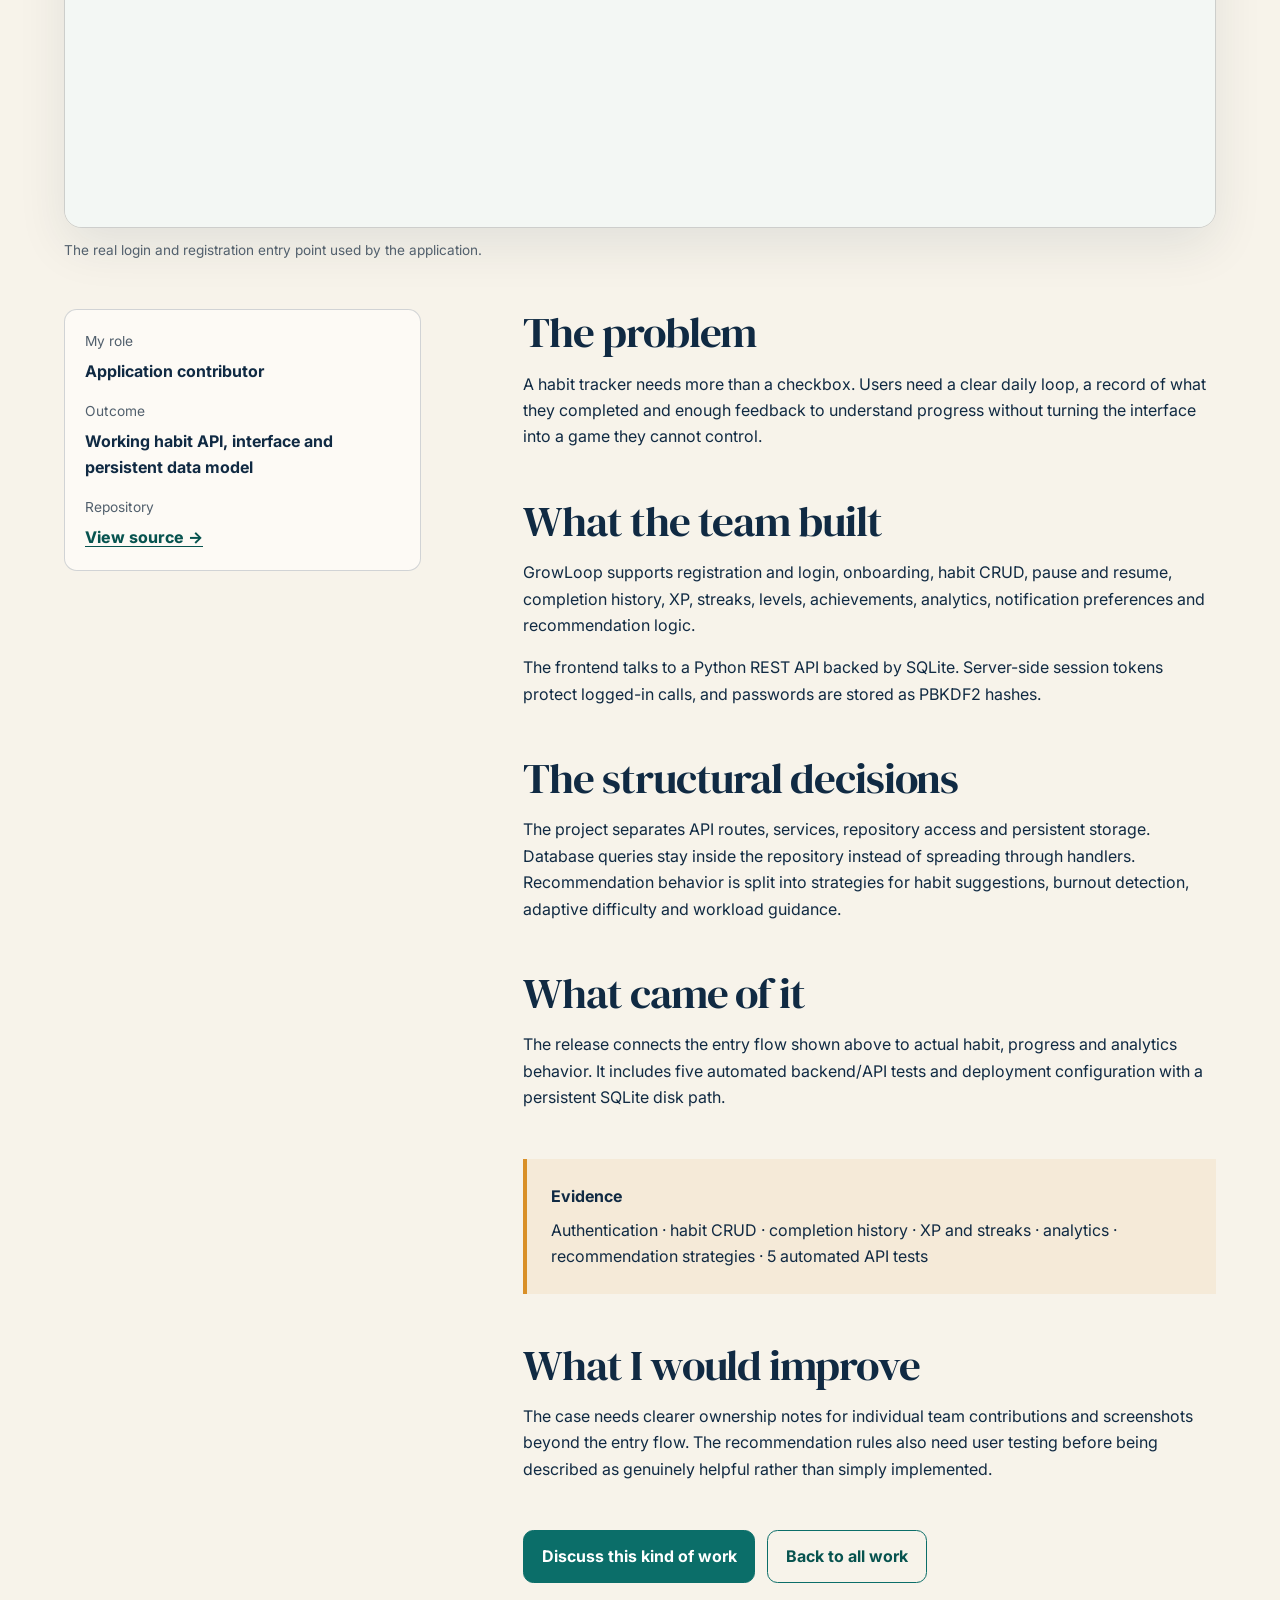
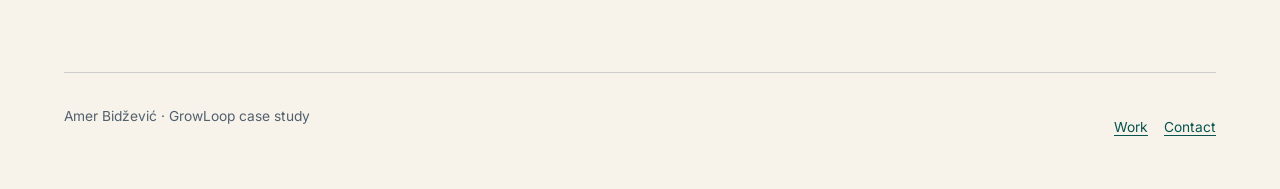
<file: cases/growloop.html>
<!doctype html>
<html lang="en">
<head>
  <meta charset="utf-8">
  <meta name="viewport" content="width=device-width, initial-scale=1">
  <title>GrowLoop Case Study — Amer Bidžević</title>
  <meta name="description" content="A habit application with routines, progression, analytics and layered backend architecture.">
  <link rel="canonical" href="https://amerbidzevic.github.io/empty-but-live-portfolio/cases/growloop.html">
  <meta property="og:title" content="GrowLoop Case Study — Amer Bidžević">
  <meta property="og:description" content="A habit application with routines, progression, analytics and layered backend architecture.">
  <meta property="og:type" content="article">
  <meta property="og:url" content="https://amerbidzevic.github.io/empty-but-live-portfolio/cases/growloop.html">
  <meta property="og:image" content="https://amerbidzevic.github.io/empty-but-live-portfolio/assets/growloop-interface.png">
  <meta name="twitter:card" content="summary_large_image">
  <link rel="icon" href="../favicon.svg" type="image/svg+xml">
  <link rel="stylesheet" href="../styles.css">
</head>
<body>
  <a class="skip-link" href="#main">Skip to content</a>
  <header class="site-header">
    <a class="brand" href="../index.html"><span class="brand-mark">AB</span>Amer Bidžević</a>
    <nav class="site-nav" aria-label="Main navigation"><ul><li><a href="../index.html">Home</a></li><li><a href="../work.html" aria-current="page">Work</a></li><li><a href="../about.html">About</a></li><li><a href="../contact.html">Contact</a></li></ul></nav>
  </header>

  <main id="main">
    <header class="case-hero">
      <p class="breadcrumb"><a href="../work.html">Work</a> / GrowLoop</p>
      <p class="eyebrow">Case 04 · Supporting application</p>
      <h1>A habit loop connected to real application state.</h1>
      <p class="lede">GrowLoop turns routines, completions and progress into a working web application rather than a set of disconnected interface mockups.</p>
      <p class="case-meta">Python · REST API · SQLite · HTML/CSS/JavaScript · Render</p>
    </header>

    <figure class="case-image">
      <img src="../assets/growloop-interface.png" alt="GrowLoop login and registration interface" width="1440" height="1000" loading="lazy" decoding="async">
      <figcaption>The real login and registration entry point used by the application.</figcaption>
    </figure>

    <div class="case-layout">
      <aside class="case-index">
        <p>My role</p><strong>Application contributor</strong>
        <p>Outcome</p><strong>Working habit API, interface and persistent data model</strong>
        <p>Repository</p><a class="text-link" href="https://github.com/AmerBidzevic/GrowLoop">View source →</a>
      </aside>

      <article class="case-content">
        <section><h2>The problem</h2><p>A habit tracker needs more than a checkbox. Users need a clear daily loop, a record of what they completed and enough feedback to understand progress without turning the interface into a game they cannot control.</p></section>

        <section><h2>What the team built</h2><p>GrowLoop supports registration and login, onboarding, habit CRUD, pause and resume, completion history, XP, streaks, levels, achievements, analytics, notification preferences and recommendation logic.</p><p>The frontend talks to a Python REST API backed by SQLite. Server-side session tokens protect logged-in calls, and passwords are stored as PBKDF2 hashes.</p></section>

        <section><h2>The structural decisions</h2><p>The project separates API routes, services, repository access and persistent storage. Database queries stay inside the repository instead of spreading through handlers. Recommendation behavior is split into strategies for habit suggestions, burnout detection, adaptive difficulty and workload guidance.</p></section>

        <section><h2>What came of it</h2><p>The release connects the entry flow shown above to actual habit, progress and analytics behavior. It includes five automated backend/API tests and deployment configuration with a persistent SQLite disk path.</p></section>

        <div class="evidence"><strong>Evidence</strong>Authentication · habit CRUD · completion history · XP and streaks · analytics · recommendation strategies · 5 automated API tests</div>

        <section style="margin-top:3rem"><h2>What I would improve</h2><p>The case needs clearer ownership notes for individual team contributions and screenshots beyond the entry flow. The recommendation rules also need user testing before being described as genuinely helpful rather than simply implemented.</p></section>

        <div class="actions"><a class="button" href="../contact.html">Discuss this kind of work</a><a class="button secondary" href="../work.html">Back to all work</a></div>
      </article>
    </div>
  </main>

  <footer class="site-footer"><p>Amer Bidžević · GrowLoop case study</p><nav aria-label="Footer navigation"><a href="../work.html">Work</a><a href="../contact.html">Contact</a></nav></footer>
</body>
</html>
</file>
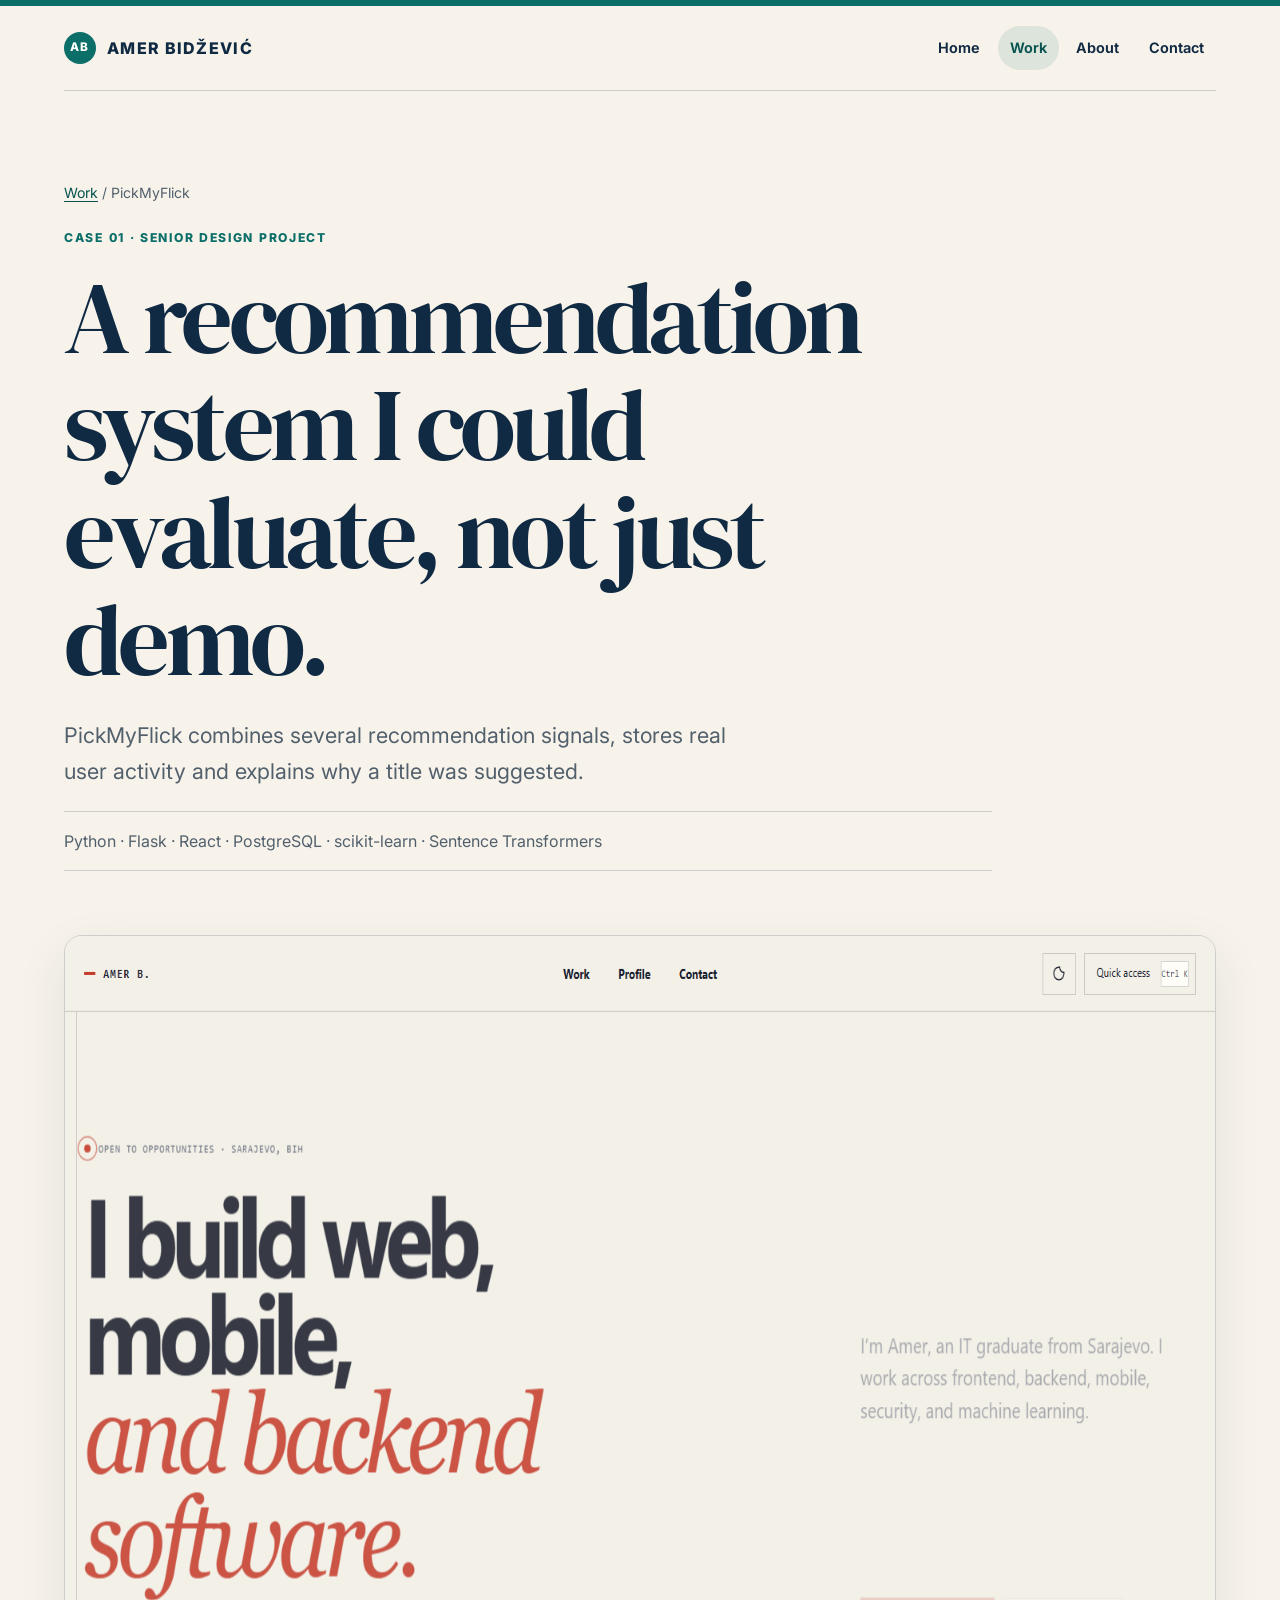
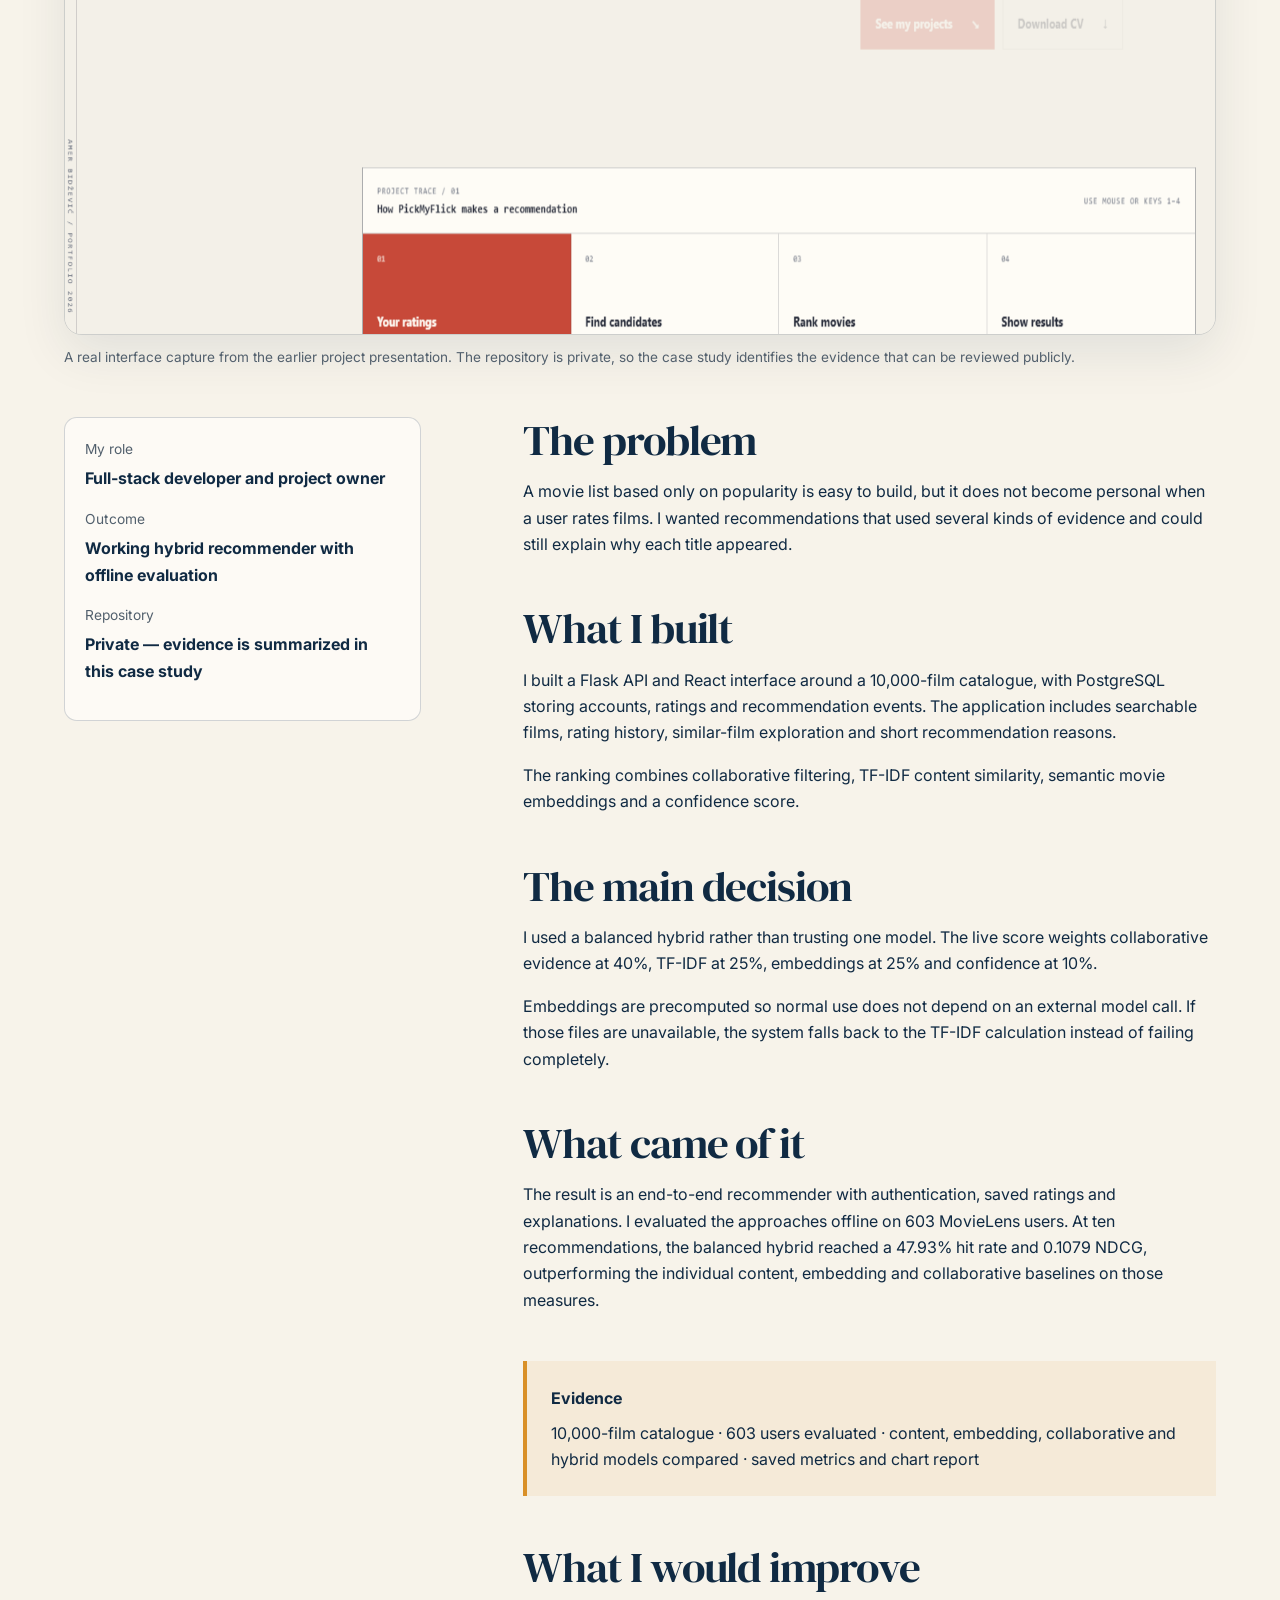
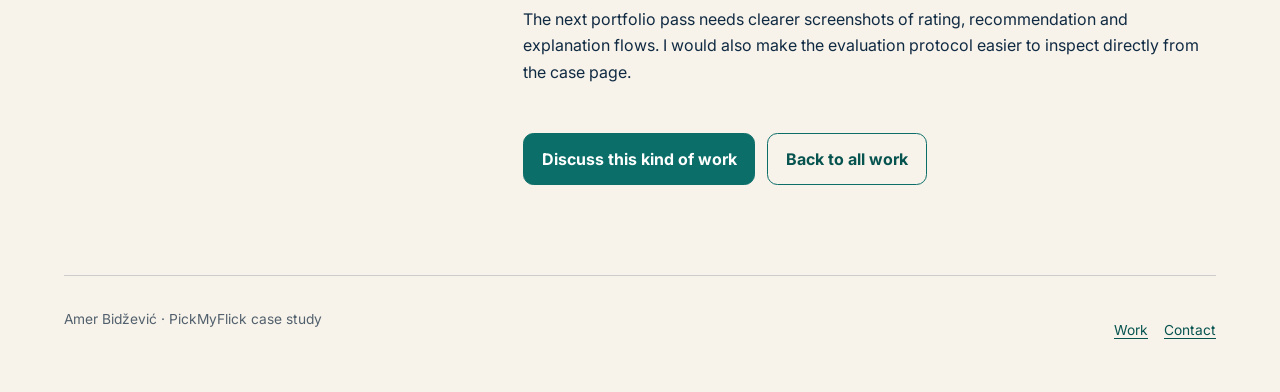
<file: cases/pickmyflick.html>
<!doctype html>
<html lang="en">
<head>
  <meta charset="utf-8">
  <meta name="viewport" content="width=device-width, initial-scale=1">
  <title>PickMyFlick Case Study — Amer Bidžević</title>
  <meta name="description" content="How Amer Bidžević built and evaluated a hybrid movie recommendation system.">
  <link rel="canonical" href="https://amerbidzevic.github.io/empty-but-live-portfolio/cases/pickmyflick.html">
  <meta property="og:title" content="PickMyFlick Case Study — Amer Bidžević">
  <meta property="og:description" content="How Amer Bidžević built and evaluated a hybrid movie recommendation system.">
  <meta property="og:type" content="article">
  <meta property="og:url" content="https://amerbidzevic.github.io/empty-but-live-portfolio/cases/pickmyflick.html">
  <meta property="og:image" content="https://amerbidzevic.github.io/empty-but-live-portfolio/assets/portfolio-homepage.png">
  <meta name="twitter:card" content="summary_large_image">
  <link rel="icon" href="../favicon.svg" type="image/svg+xml">
  <link rel="stylesheet" href="../styles.css">
</head>
<body>
  <a class="skip-link" href="#main">Skip to content</a>
  <header class="site-header">
    <a class="brand" href="../index.html"><span class="brand-mark">AB</span>Amer Bidžević</a>
    <nav class="site-nav" aria-label="Main navigation"><ul><li><a href="../index.html">Home</a></li><li><a href="../work.html" aria-current="page">Work</a></li><li><a href="../about.html">About</a></li><li><a href="../contact.html">Contact</a></li></ul></nav>
  </header>

  <main id="main">
    <header class="case-hero">
      <p class="breadcrumb"><a href="../work.html">Work</a> / PickMyFlick</p>
      <p class="eyebrow">Case 01 · Senior Design Project</p>
      <h1>A recommendation system I could evaluate, not just demo.</h1>
      <p class="lede">PickMyFlick combines several recommendation signals, stores real user activity and explains why a title was suggested.</p>
      <p class="case-meta">Python · Flask · React · PostgreSQL · scikit-learn · Sentence Transformers</p>
    </header>

    <figure class="case-image">
      <img src="../assets/portfolio-homepage.png" alt="Earlier PickMyFlick portfolio interface showing the project presentation" width="1440" height="1000" loading="lazy" decoding="async">
      <figcaption>A real interface capture from the earlier project presentation. The repository is private, so the case study identifies the evidence that can be reviewed publicly.</figcaption>
    </figure>

    <div class="case-layout">
      <aside class="case-index">
        <p>My role</p><strong>Full-stack developer and project owner</strong>
        <p>Outcome</p><strong>Working hybrid recommender with offline evaluation</strong>
        <p>Repository</p><strong>Private — evidence is summarized in this case study</strong>
      </aside>

      <article class="case-content">
        <section><h2>The problem</h2><p>A movie list based only on popularity is easy to build, but it does not become personal when a user rates films. I wanted recommendations that used several kinds of evidence and could still explain why each title appeared.</p></section>

        <section><h2>What I built</h2><p>I built a Flask API and React interface around a 10,000-film catalogue, with PostgreSQL storing accounts, ratings and recommendation events. The application includes searchable films, rating history, similar-film exploration and short recommendation reasons.</p><p>The ranking combines collaborative filtering, TF-IDF content similarity, semantic movie embeddings and a confidence score.</p></section>

        <section><h2>The main decision</h2><p>I used a balanced hybrid rather than trusting one model. The live score weights collaborative evidence at 40%, TF-IDF at 25%, embeddings at 25% and confidence at 10%.</p><p>Embeddings are precomputed so normal use does not depend on an external model call. If those files are unavailable, the system falls back to the TF-IDF calculation instead of failing completely.</p></section>

        <section><h2>What came of it</h2><p>The result is an end-to-end recommender with authentication, saved ratings and explanations. I evaluated the approaches offline on 603 MovieLens users. At ten recommendations, the balanced hybrid reached a 47.93% hit rate and 0.1079 NDCG, outperforming the individual content, embedding and collaborative baselines on those measures.</p></section>

        <div class="evidence"><strong>Evidence</strong>10,000-film catalogue · 603 users evaluated · content, embedding, collaborative and hybrid models compared · saved metrics and chart report</div>

        <section style="margin-top:3rem"><h2>What I would improve</h2><p>The next portfolio pass needs clearer screenshots of rating, recommendation and explanation flows. I would also make the evaluation protocol easier to inspect directly from the case page.</p></section>

        <div class="actions"><a class="button" href="../contact.html">Discuss this kind of work</a><a class="button secondary" href="../work.html">Back to all work</a></div>
      </article>
    </div>
  </main>

  <footer class="site-footer"><p>Amer Bidžević · PickMyFlick case study</p><nav aria-label="Footer navigation"><a href="../work.html">Work</a><a href="../contact.html">Contact</a></nav></footer>
</body>
</html>
</file>
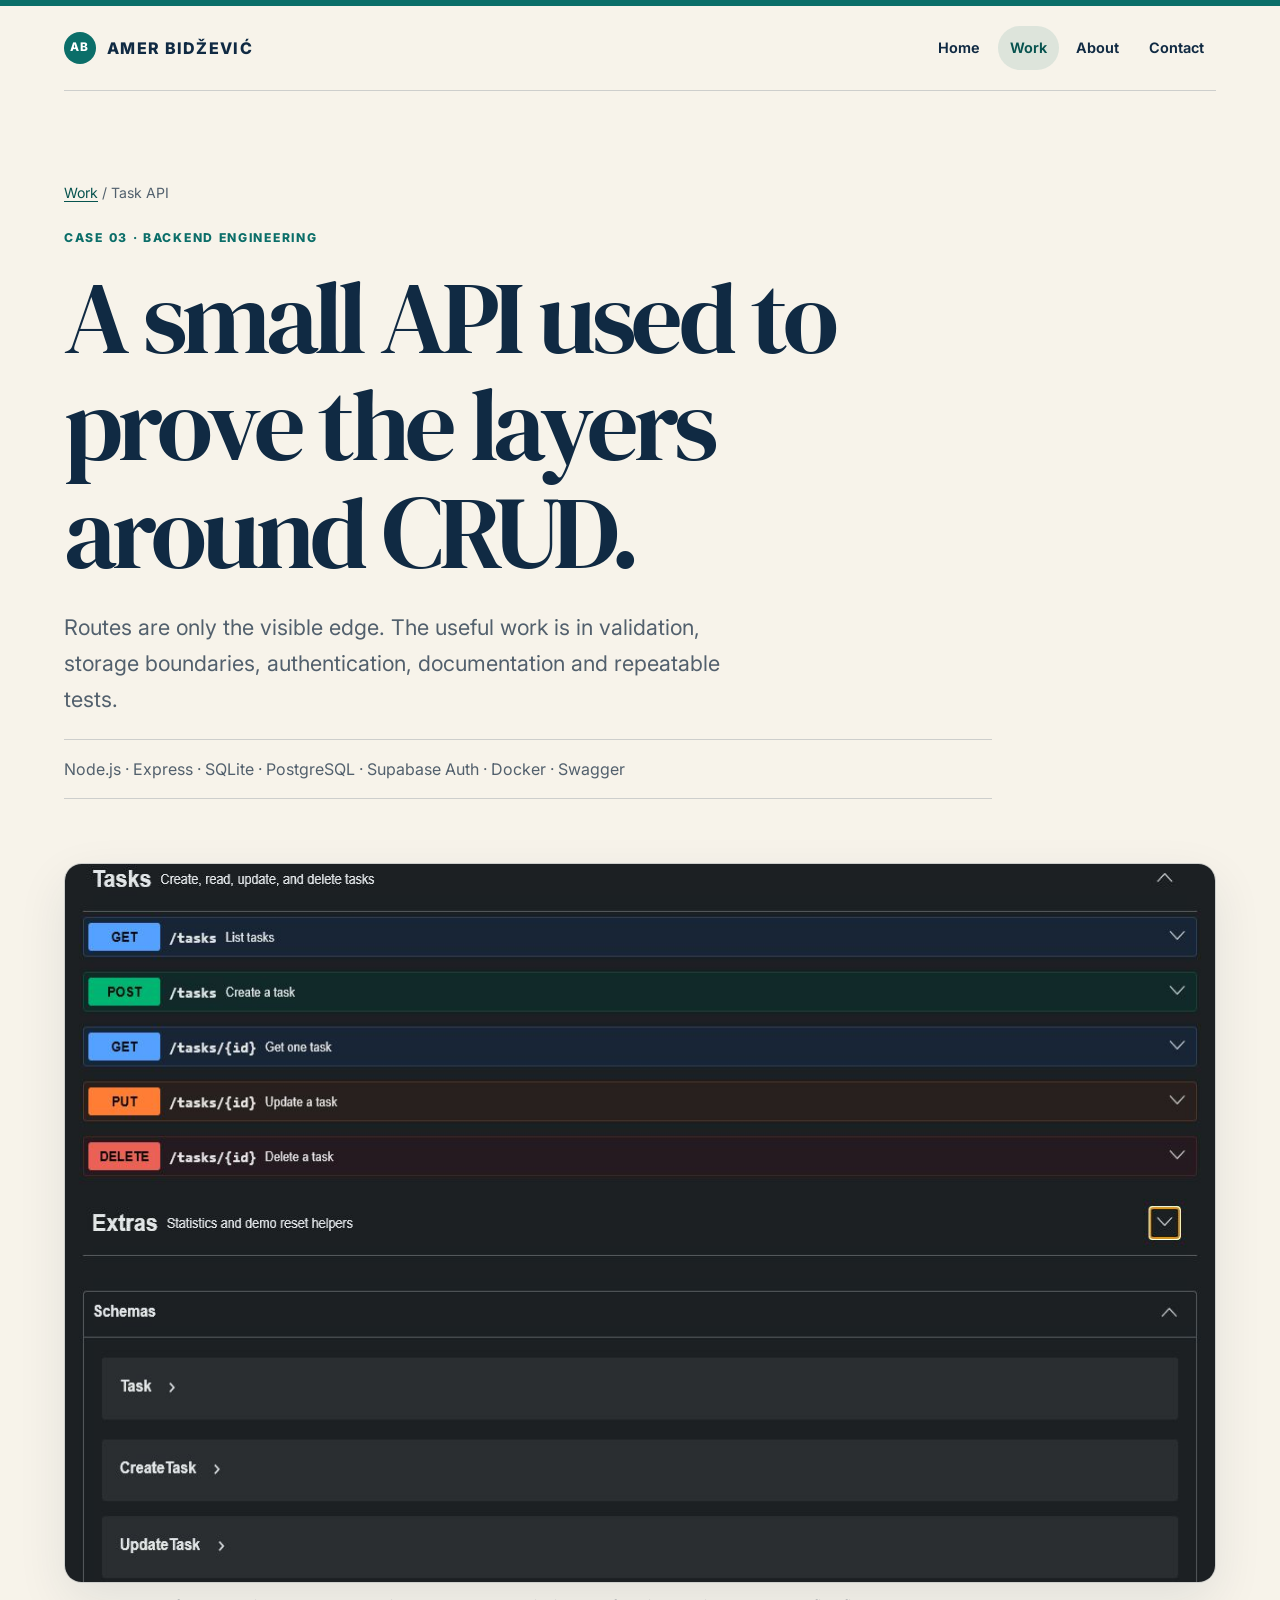
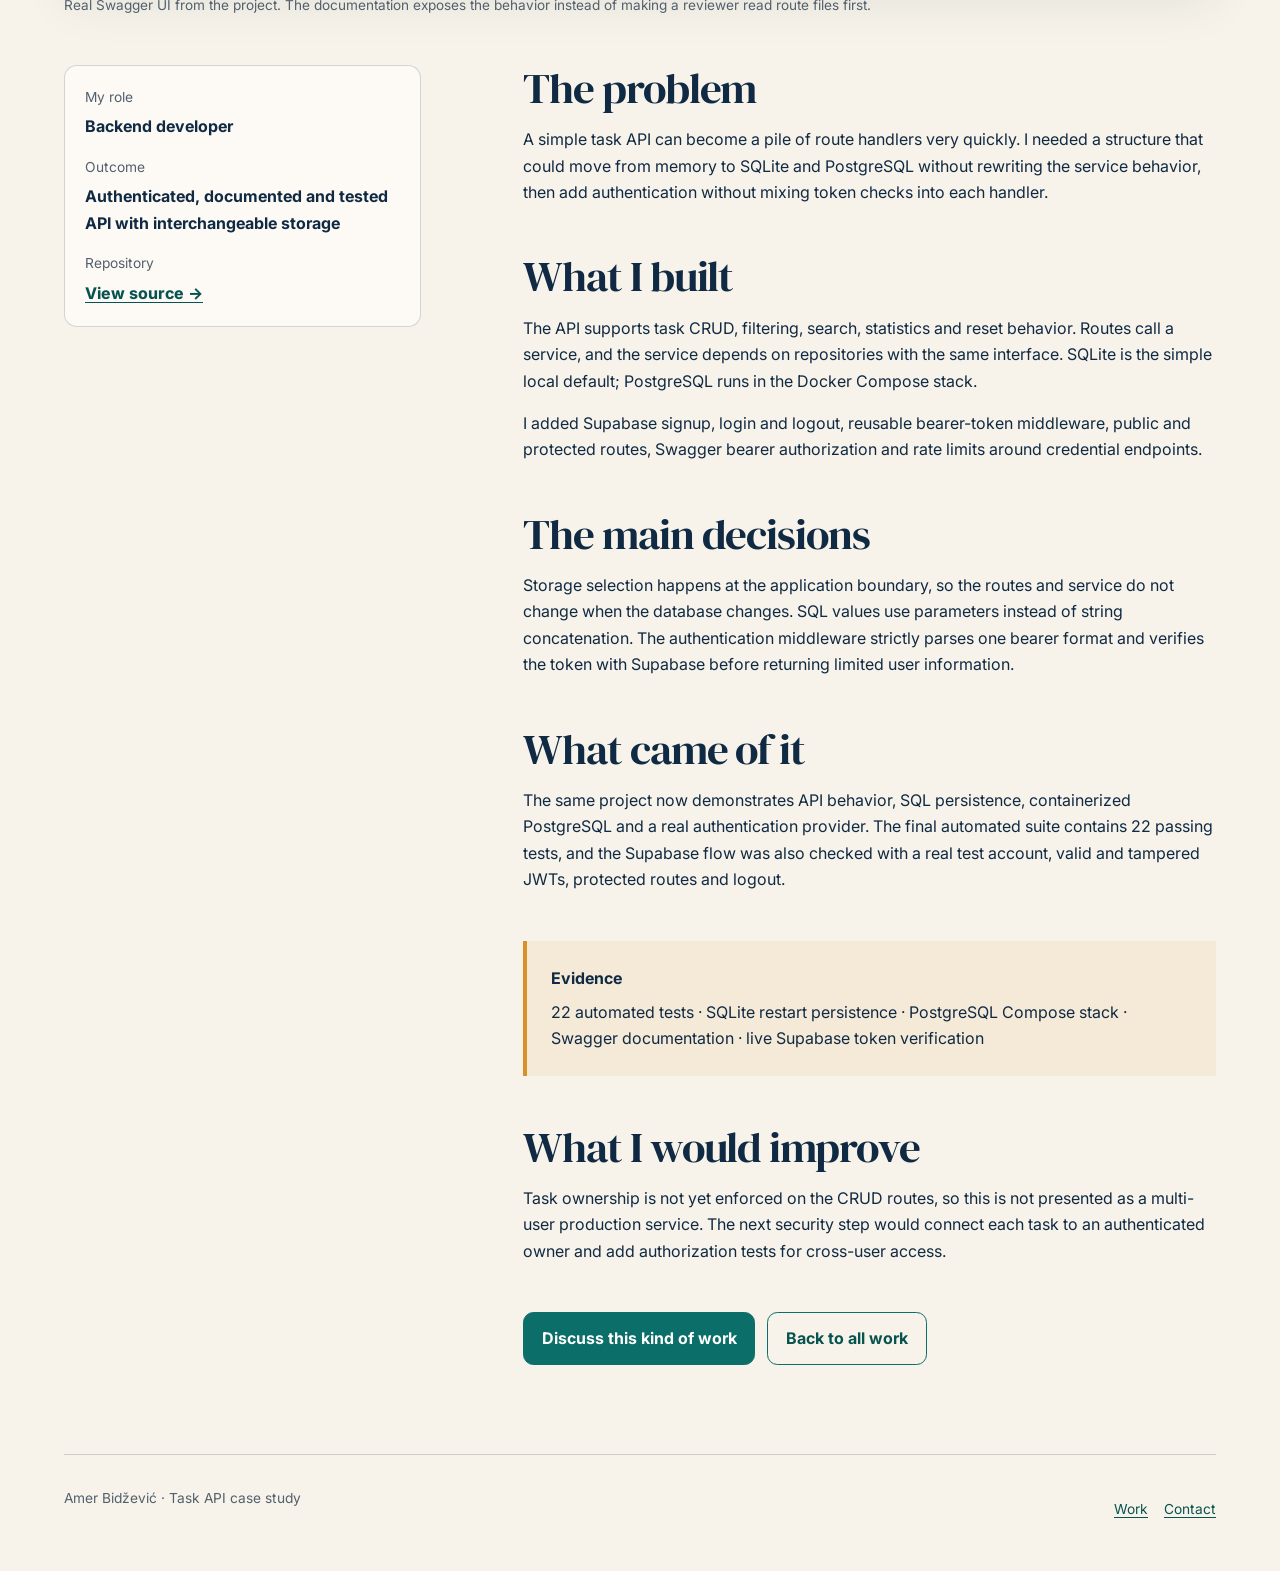
<file: cases/task-api.html>
<!doctype html>
<html lang="en">
<head>
  <meta charset="utf-8">
  <meta name="viewport" content="width=device-width, initial-scale=1">
  <title>Authenticated Task API Case Study — Amer Bidžević</title>
  <meta name="description" content="A documented Node.js API with SQL persistence, Supabase authentication, tests and Docker support.">
  <link rel="canonical" href="https://amerbidzevic.github.io/empty-but-live-portfolio/cases/task-api.html">
  <meta property="og:title" content="Authenticated Task API Case Study — Amer Bidžević">
  <meta property="og:description" content="A documented Node.js API with SQL persistence, Supabase authentication, tests and Docker support.">
  <meta property="og:type" content="article">
  <meta property="og:url" content="https://amerbidzevic.github.io/empty-but-live-portfolio/cases/task-api.html">
  <meta property="og:image" content="https://amerbidzevic.github.io/empty-but-live-portfolio/assets/task-api-swagger.png">
  <meta name="twitter:card" content="summary_large_image">
  <link rel="icon" href="../favicon.svg" type="image/svg+xml">
  <link rel="stylesheet" href="../styles.css">
</head>
<body>
  <a class="skip-link" href="#main">Skip to content</a>
  <header class="site-header">
    <a class="brand" href="../index.html"><span class="brand-mark">AB</span>Amer Bidžević</a>
    <nav class="site-nav" aria-label="Main navigation"><ul><li><a href="../index.html">Home</a></li><li><a href="../work.html" aria-current="page">Work</a></li><li><a href="../about.html">About</a></li><li><a href="../contact.html">Contact</a></li></ul></nav>
  </header>

  <main id="main">
    <header class="case-hero">
      <p class="breadcrumb"><a href="../work.html">Work</a> / Task API</p>
      <p class="eyebrow">Case 03 · Backend engineering</p>
      <h1>A small API used to prove the layers around CRUD.</h1>
      <p class="lede">Routes are only the visible edge. The useful work is in validation, storage boundaries, authentication, documentation and repeatable tests.</p>
      <p class="case-meta">Node.js · Express · SQLite · PostgreSQL · Supabase Auth · Docker · Swagger</p>
    </header>

    <figure class="case-image">
      <img src="../assets/task-api-swagger.png" alt="Swagger UI listing documented task API endpoints" width="1280" height="720" loading="lazy" decoding="async">
      <figcaption>Real Swagger UI from the project. The documentation exposes the behavior instead of making a reviewer read route files first.</figcaption>
    </figure>

    <div class="case-layout">
      <aside class="case-index">
        <p>My role</p><strong>Backend developer</strong>
        <p>Outcome</p><strong>Authenticated, documented and tested API with interchangeable storage</strong>
        <p>Repository</p><a class="text-link" href="https://github.com/AmerBidzevic/be-01-task-api/tree/agent/containerize-task-api">View source →</a>
      </aside>

      <article class="case-content">
        <section><h2>The problem</h2><p>A simple task API can become a pile of route handlers very quickly. I needed a structure that could move from memory to SQLite and PostgreSQL without rewriting the service behavior, then add authentication without mixing token checks into each handler.</p></section>

        <section><h2>What I built</h2><p>The API supports task CRUD, filtering, search, statistics and reset behavior. Routes call a service, and the service depends on repositories with the same interface. SQLite is the simple local default; PostgreSQL runs in the Docker Compose stack.</p><p>I added Supabase signup, login and logout, reusable bearer-token middleware, public and protected routes, Swagger bearer authorization and rate limits around credential endpoints.</p></section>

        <section><h2>The main decisions</h2><p>Storage selection happens at the application boundary, so the routes and service do not change when the database changes. SQL values use parameters instead of string concatenation. The authentication middleware strictly parses one bearer format and verifies the token with Supabase before returning limited user information.</p></section>

        <section><h2>What came of it</h2><p>The same project now demonstrates API behavior, SQL persistence, containerized PostgreSQL and a real authentication provider. The final automated suite contains 22 passing tests, and the Supabase flow was also checked with a real test account, valid and tampered JWTs, protected routes and logout.</p></section>

        <div class="evidence"><strong>Evidence</strong>22 automated tests · SQLite restart persistence · PostgreSQL Compose stack · Swagger documentation · live Supabase token verification</div>

        <section style="margin-top:3rem"><h2>What I would improve</h2><p>Task ownership is not yet enforced on the CRUD routes, so this is not presented as a multi-user production service. The next security step would connect each task to an authenticated owner and add authorization tests for cross-user access.</p></section>

        <div class="actions"><a class="button" href="../contact.html">Discuss this kind of work</a><a class="button secondary" href="../work.html">Back to all work</a></div>
      </article>
    </div>
  </main>

  <footer class="site-footer"><p>Amer Bidžević · Task API case study</p><nav aria-label="Footer navigation"><a href="../work.html">Work</a><a href="../contact.html">Contact</a></nav></footer>
</body>
</html>
</file>
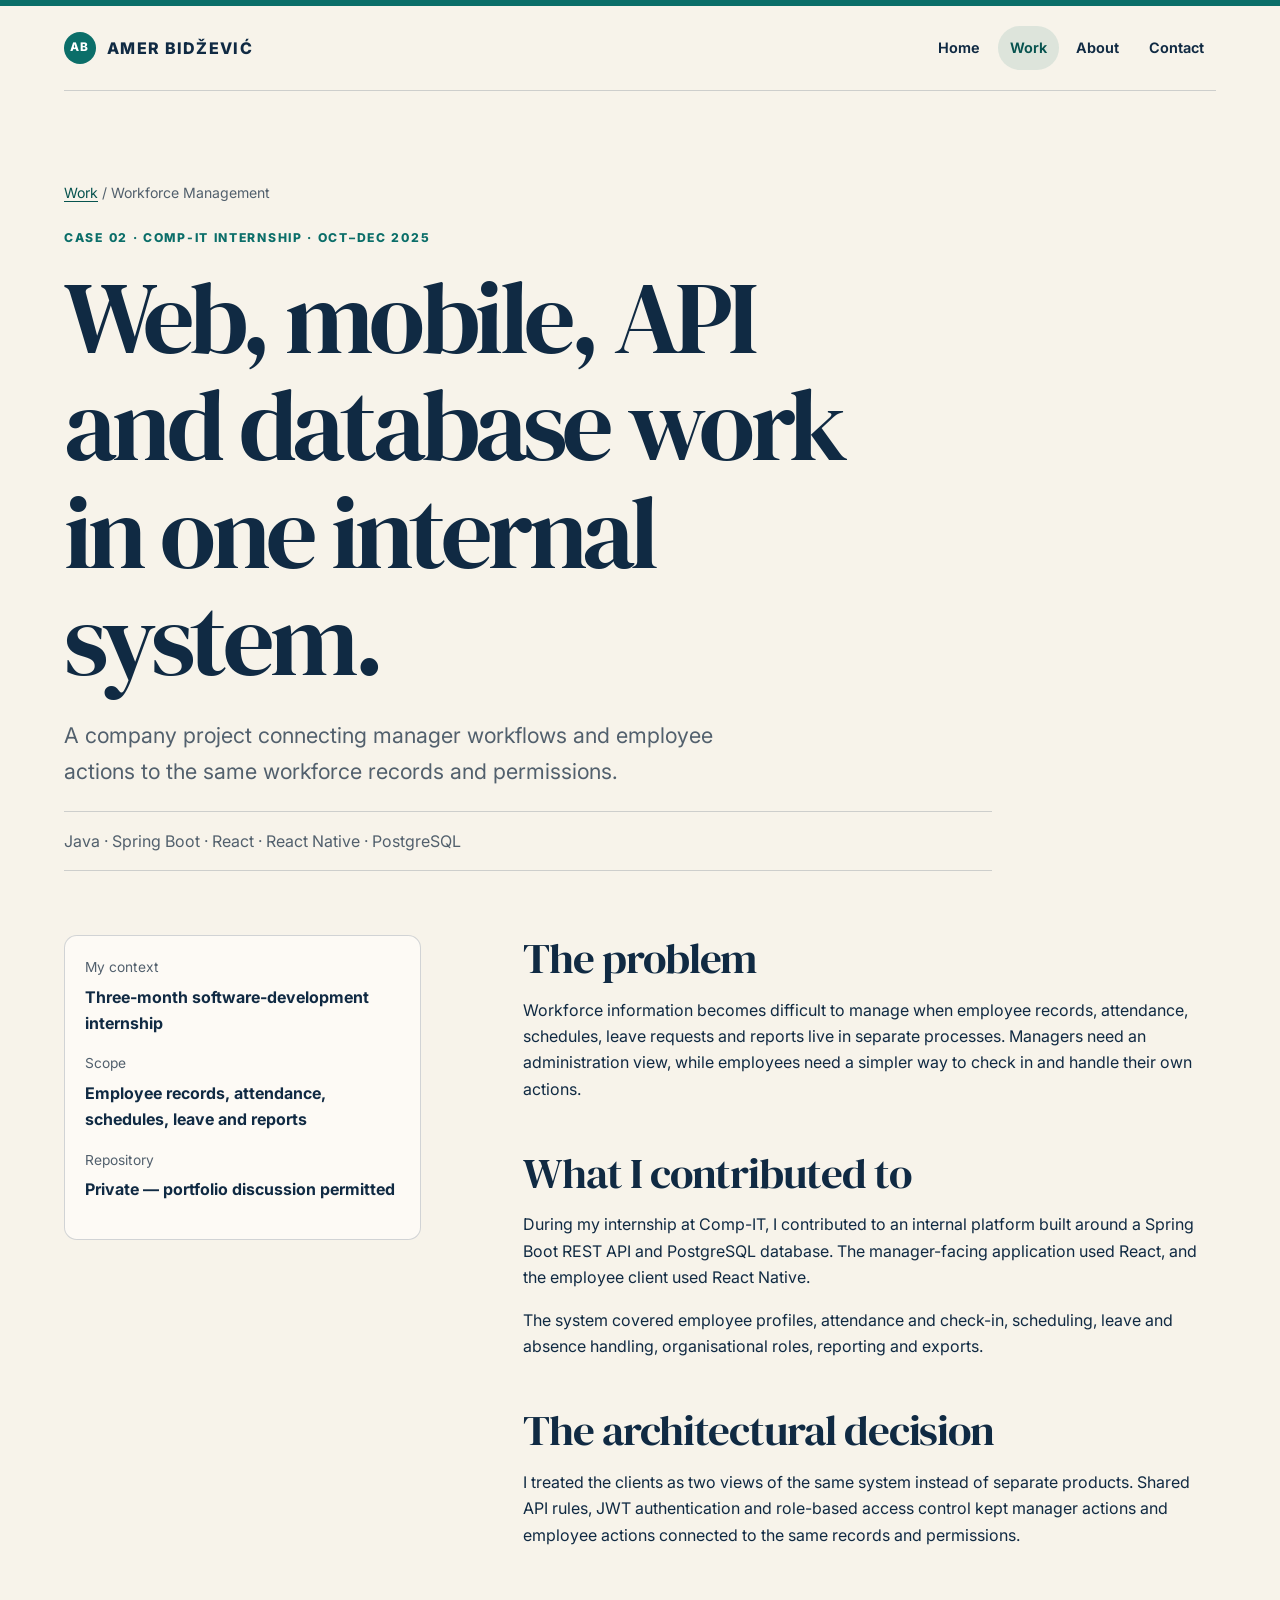
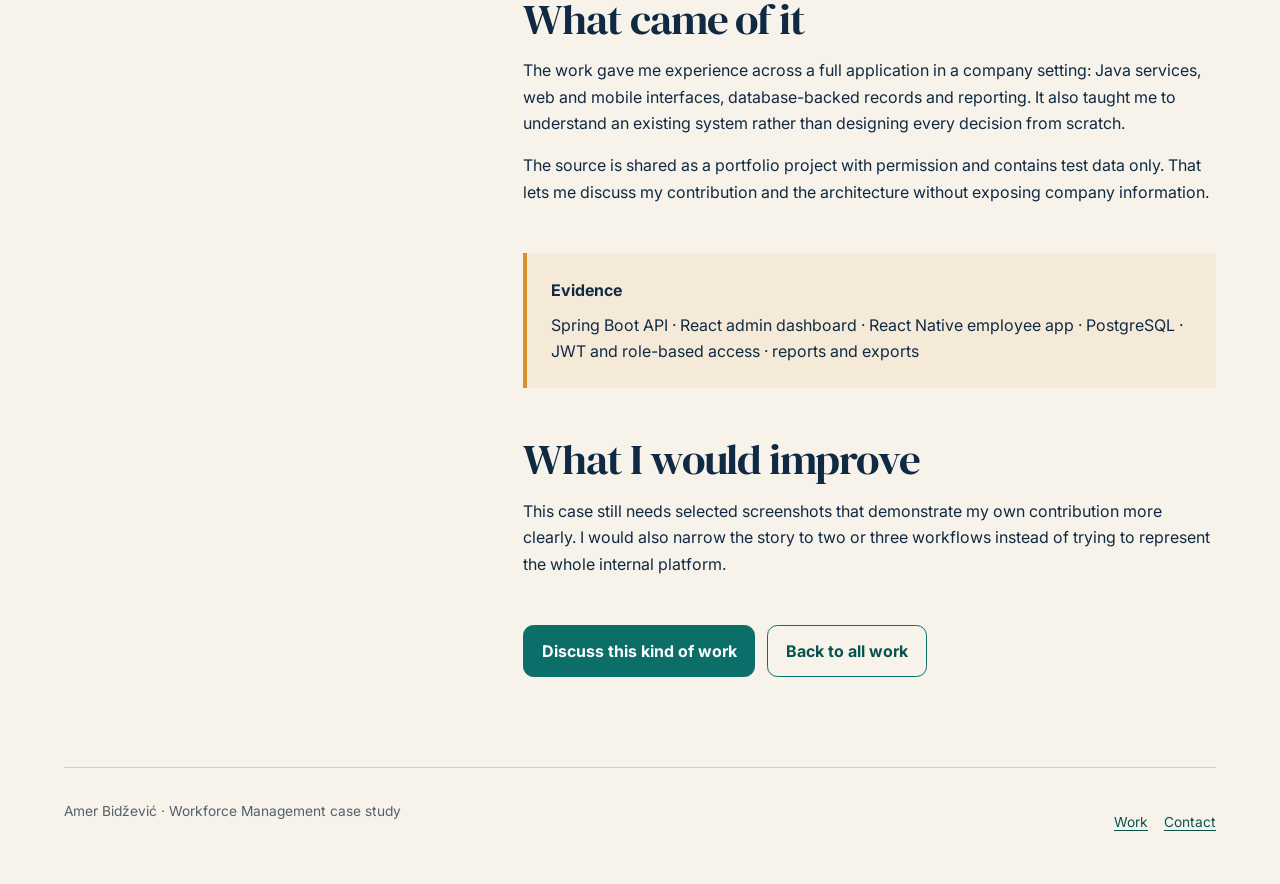
<file: cases/workforce-management.html>
<!doctype html>
<html lang="en">
<head>
  <meta charset="utf-8">
  <meta name="viewport" content="width=device-width, initial-scale=1">
  <title>Workforce Management Case Study — Amer Bidžević</title>
  <meta name="description" content="Amer Bidžević's internship work across a workforce management web, mobile, API and database system.">
  <link rel="canonical" href="https://amerbidzevic.github.io/empty-but-live-portfolio/cases/workforce-management.html">
  <meta property="og:title" content="Workforce Management Case Study — Amer Bidžević">
  <meta property="og:description" content="Amer Bidžević's internship work across a workforce management web, mobile, API and database system.">
  <meta property="og:type" content="article">
  <meta property="og:url" content="https://amerbidzevic.github.io/empty-but-live-portfolio/cases/workforce-management.html">
  <meta property="og:image" content="https://amerbidzevic.github.io/empty-but-live-portfolio/assets/portfolio-homepage.png">
  <meta name="twitter:card" content="summary_large_image">
  <link rel="icon" href="../favicon.svg" type="image/svg+xml">
  <link rel="stylesheet" href="../styles.css">
</head>
<body>
  <a class="skip-link" href="#main">Skip to content</a>
  <header class="site-header">
    <a class="brand" href="../index.html"><span class="brand-mark">AB</span>Amer Bidžević</a>
    <nav class="site-nav" aria-label="Main navigation"><ul><li><a href="../index.html">Home</a></li><li><a href="../work.html" aria-current="page">Work</a></li><li><a href="../about.html">About</a></li><li><a href="../contact.html">Contact</a></li></ul></nav>
  </header>

  <main id="main">
    <header class="case-hero">
      <p class="breadcrumb"><a href="../work.html">Work</a> / Workforce Management</p>
      <p class="eyebrow">Case 02 · Comp-IT internship · Oct–Dec 2025</p>
      <h1>Web, mobile, API and database work in one internal system.</h1>
      <p class="lede">A company project connecting manager workflows and employee actions to the same workforce records and permissions.</p>
      <p class="case-meta">Java · Spring Boot · React · React Native · PostgreSQL</p>
    </header>

    <div class="case-layout">
      <aside class="case-index">
        <p>My context</p><strong>Three-month software-development internship</strong>
        <p>Scope</p><strong>Employee records, attendance, schedules, leave and reports</strong>
        <p>Repository</p><strong>Private — portfolio discussion permitted</strong>
      </aside>

      <article class="case-content">
        <section><h2>The problem</h2><p>Workforce information becomes difficult to manage when employee records, attendance, schedules, leave requests and reports live in separate processes. Managers need an administration view, while employees need a simpler way to check in and handle their own actions.</p></section>

        <section><h2>What I contributed to</h2><p>During my internship at Comp-IT, I contributed to an internal platform built around a Spring Boot REST API and PostgreSQL database. The manager-facing application used React, and the employee client used React Native.</p><p>The system covered employee profiles, attendance and check-in, scheduling, leave and absence handling, organisational roles, reporting and exports.</p></section>

        <section><h2>The architectural decision</h2><p>I treated the clients as two views of the same system instead of separate products. Shared API rules, JWT authentication and role-based access control kept manager actions and employee actions connected to the same records and permissions.</p></section>

        <section><h2>What came of it</h2><p>The work gave me experience across a full application in a company setting: Java services, web and mobile interfaces, database-backed records and reporting. It also taught me to understand an existing system rather than designing every decision from scratch.</p><p>The source is shared as a portfolio project with permission and contains test data only. That lets me discuss my contribution and the architecture without exposing company information.</p></section>

        <div class="evidence"><strong>Evidence</strong>Spring Boot API · React admin dashboard · React Native employee app · PostgreSQL · JWT and role-based access · reports and exports</div>

        <section style="margin-top:3rem"><h2>What I would improve</h2><p>This case still needs selected screenshots that demonstrate my own contribution more clearly. I would also narrow the story to two or three workflows instead of trying to represent the whole internal platform.</p></section>

        <div class="actions"><a class="button" href="../contact.html">Discuss this kind of work</a><a class="button secondary" href="../work.html">Back to all work</a></div>
      </article>
    </div>
  </main>

  <footer class="site-footer"><p>Amer Bidžević · Workforce Management case study</p><nav aria-label="Footer navigation"><a href="../work.html">Work</a><a href="../contact.html">Contact</a></nav></footer>
</body>
</html>
</file>
<file: styles.css>
@import url("https://fonts.googleapis.com/css2?family=DM+Serif+Display&family=Inter:wght@400;500;600;700&display=swap");

:root {
  --ink: #102a43;
  --paper: #f7f3ea;
  --surface: #fffdfa;
  --teal: #0b6e69;
  --teal-dark: #07534f;
  --orange: #d99028;
  --muted: #52606d;
  --line: rgb(16 42 67 / 18%);
  --shadow: 0 18px 50px rgb(16 42 67 / 9%);
  --radius: 1.1rem;
  --content: 72rem;
}

* {
  box-sizing: border-box;
}

html {
  scroll-behavior: smooth;
}

body {
  min-height: 100vh;
  margin: 0;
  border-top: 6px solid var(--teal);
  background: var(--paper);
  color: var(--ink);
  font-family: Inter, Arial, Helvetica, sans-serif;
  line-height: 1.65;
}

img {
  display: block;
  max-width: 100%;
}

a {
  color: var(--teal-dark);
  text-decoration-thickness: 0.08em;
  text-underline-offset: 0.2em;
}

a:hover {
  color: var(--orange);
}

a,
button {
  touch-action: manipulation;
}

a:focus-visible,
button:focus-visible {
  outline: 3px solid var(--orange);
  outline-offset: 4px;
}

.skip-link {
  position: absolute;
  top: -5rem;
  left: 1rem;
  z-index: 10;
  padding: 0.75rem 1rem;
  background: var(--ink);
  color: white;
}

.skip-link:focus {
  top: 1rem;
}

.site-header,
.site-footer,
main {
  width: min(calc(100% - 2rem), var(--content));
  margin-inline: auto;
}

.site-header {
  display: flex;
  align-items: center;
  justify-content: space-between;
  gap: 2rem;
  padding: 1.25rem 0;
  border-bottom: 1px solid var(--line);
}

.brand {
  display: inline-flex;
  align-items: center;
  gap: 0.7rem;
  color: var(--ink);
  font-weight: 800;
  letter-spacing: 0.08em;
  text-decoration: none;
  text-transform: uppercase;
}

.brand-mark {
  display: grid;
  width: 2rem;
  aspect-ratio: 1;
  place-items: center;
  border-radius: 50%;
  background: var(--teal);
  color: white;
  font-size: 0.74rem;
}

.site-nav ul {
  display: flex;
  flex-wrap: wrap;
  align-items: center;
  justify-content: flex-end;
  gap: 0.35rem;
  margin: 0;
  padding: 0;
  list-style: none;
}

.site-nav a {
  display: inline-flex;
  align-items: center;
  min-height: 2.75rem;
  padding: 0.55rem 0.75rem;
  border-radius: 999px;
  color: var(--ink);
  font-size: 0.9rem;
  font-weight: 650;
  text-decoration: none;
}

.site-nav a:hover,
.site-nav a[aria-current="page"] {
  background: rgb(11 110 105 / 11%);
  color: var(--teal-dark);
}

main {
  padding-block: clamp(3rem, 7vw, 6rem);
}

.eyebrow {
  margin: 0 0 1rem;
  color: var(--teal);
  font-size: 0.76rem;
  font-weight: 800;
  letter-spacing: 0.14em;
  text-transform: uppercase;
}

h1,
h2,
h3 {
  margin-top: 0;
  font-family: "DM Serif Display", Georgia, serif;
  font-weight: 400;
  line-height: 1.05;
}

h1 {
  max-width: 16ch;
  margin-bottom: 1.5rem;
  font-size: clamp(3rem, 8vw, 6.7rem);
  letter-spacing: -0.045em;
}

h2 {
  margin-bottom: 1rem;
  font-size: clamp(2rem, 4.5vw, 3.4rem);
  letter-spacing: -0.025em;
}

h3 {
  margin-bottom: 0.65rem;
  font-size: clamp(1.5rem, 3vw, 2.05rem);
}

p {
  margin-top: 0;
}

.lede {
  max-width: 44rem;
  color: var(--muted);
  font-size: clamp(1.08rem, 2vw, 1.35rem);
}

.hero {
  display: grid;
  grid-template-columns: minmax(0, 1.4fr) minmax(18rem, 0.6fr);
  gap: clamp(2rem, 7vw, 6rem);
  align-items: end;
  min-height: 65vh;
}

.hero-aside {
  padding: 1.5rem;
  border-left: 4px solid var(--orange);
}

.hero-aside p:last-child {
  margin-bottom: 0;
}

.actions {
  display: flex;
  flex-wrap: wrap;
  gap: 0.75rem;
  margin-top: 2rem;
}

.button {
  display: inline-flex;
  align-items: center;
  justify-content: center;
  min-height: 3rem;
  padding: 0.75rem 1.1rem;
  border: 1px solid var(--teal);
  border-radius: 0.65rem;
  background: var(--teal);
  color: white;
  font-weight: 700;
  text-decoration: none;
}

.button:hover {
  background: var(--teal-dark);
  color: white;
}

.button.secondary {
  background: transparent;
  color: var(--teal-dark);
}

.button.secondary:hover {
  background: rgb(11 110 105 / 10%);
}

.section {
  padding-block: clamp(3.5rem, 8vw, 7rem);
  border-top: 1px solid var(--line);
}

.section-heading {
  display: grid;
  grid-template-columns: 0.75fr 1.25fr;
  gap: 2rem;
  margin-bottom: 2rem;
}

.section-heading p {
  max-width: 42rem;
  color: var(--muted);
}

.project-grid,
.fact-grid,
.contact-grid {
  display: grid;
  grid-template-columns: repeat(2, minmax(0, 1fr));
  gap: 1rem;
}

.project-grid {
  align-items: start;
}

.project-card,
.fact-card,
.note-card {
  overflow: hidden;
  border: 1px solid var(--line);
  border-radius: var(--radius);
  background: var(--surface);
  box-shadow: var(--shadow);
}

.project-card {
  display: flex;
  flex-direction: column;
}

.project-card img {
  width: 100%;
  height: auto;
  border-bottom: 1px solid var(--line);
}

.project-copy,
.fact-card,
.note-card {
  padding: clamp(1.25rem, 3vw, 2rem);
}

.project-copy {
  display: flex;
  flex: 1;
  flex-direction: column;
}

.project-copy > :last-child {
  margin-top: auto;
  margin-bottom: 0;
}

.meta,
.tag-list {
  display: flex;
  flex-wrap: wrap;
  gap: 0.45rem;
  margin: 0 0 1rem;
  padding: 0;
  list-style: none;
}

.meta li,
.tag-list li {
  padding: 0.25rem 0.55rem;
  border-radius: 999px;
  background: rgb(11 110 105 / 9%);
  color: var(--teal-dark);
  font-size: 0.75rem;
  font-weight: 700;
}

.text-link {
  font-weight: 750;
  overflow-wrap: anywhere;
}

.page-intro {
  max-width: 52rem;
  margin-bottom: clamp(3rem, 7vw, 6rem);
}

.page-intro h1 {
  max-width: 13ch;
}

.case-list {
  display: grid;
  gap: 1.25rem;
}

.case-row {
  display: grid;
  grid-template-columns: 4rem minmax(0, 0.8fr) minmax(0, 1.2fr);
  gap: 1.5rem;
  align-items: start;
  padding: 2rem 0;
  border-top: 1px solid var(--line);
}

.case-number {
  color: var(--orange);
  font-family: "DM Serif Display", Georgia, serif;
  font-size: 2rem;
}

.case-row h2 {
  margin-bottom: 0.5rem;
  font-size: clamp(1.8rem, 4vw, 2.8rem);
}

.case-row p {
  color: var(--muted);
}

.availability {
  margin: 1rem 0;
  padding: 0.75rem 0;
  border-block: 1px solid var(--line);
  color: var(--muted);
  font-size: 0.86rem;
}

.availability strong {
  color: var(--ink);
}

.case-hero {
  max-width: 58rem;
  margin-bottom: 4rem;
}

.breadcrumb {
  margin-bottom: 1.5rem;
  color: var(--muted);
  font-size: 0.88rem;
}

.case-meta {
  padding: 1rem 0;
  border-block: 1px solid var(--line);
  color: var(--muted);
}

.case-layout {
  display: grid;
  grid-template-columns: minmax(0, 0.68fr) minmax(0, 1.32fr);
  gap: clamp(2rem, 8vw, 7rem);
}

.case-index {
  position: sticky;
  top: 1rem;
  align-self: start;
  padding: 1.25rem;
  border: 1px solid var(--line);
  border-radius: 0.8rem;
  background: rgb(255 253 250 / 70%);
}

.case-index p {
  margin-bottom: 0.3rem;
  color: var(--muted);
  font-size: 0.86rem;
}

.case-index strong {
  display: block;
  margin-bottom: 1rem;
}

.case-content section {
  margin-bottom: 3rem;
}

.case-content h2 {
  font-size: clamp(1.8rem, 4vw, 2.7rem);
}

.evidence {
  padding: 1.5rem;
  border-left: 4px solid var(--orange);
  background: rgb(217 144 40 / 9%);
}

.evidence strong {
  display: block;
  margin-bottom: 0.5rem;
}

.case-image {
  margin: 2rem 0 3rem;
}

.case-image img {
  width: 100%;
  border: 1px solid var(--line);
  border-radius: var(--radius);
  box-shadow: var(--shadow);
}

figcaption {
  margin-top: 0.7rem;
  color: var(--muted);
  font-size: 0.85rem;
}

.about-layout {
  display: grid;
  grid-template-columns: minmax(16rem, 0.6fr) minmax(0, 1.4fr);
  gap: clamp(2rem, 8vw, 7rem);
  align-items: start;
}

.portrait {
  width: 100%;
  max-width: 23rem;
  height: auto;
  border-radius: var(--radius);
  box-shadow: var(--shadow);
}

.timeline {
  margin: 2rem 0 0;
  padding: 0;
  list-style: none;
}

.timeline li {
  display: grid;
  grid-template-columns: 8rem 1fr;
  gap: 1rem;
  padding: 1rem 0;
  border-top: 1px solid var(--line);
}

.timeline time {
  color: var(--teal-dark);
  font-weight: 700;
}

.contact-primary {
  padding: clamp(1.5rem, 5vw, 3.5rem);
  border-radius: var(--radius);
  background: var(--ink);
  color: white;
}

.contact-primary a:not(.button) {
  color: #bce8e4;
}

.contact-primary .button {
  border-color: white;
  background: white;
  color: var(--ink);
}

.contact-primary .button:hover {
  background: var(--paper);
}

.contact-form {
  display: grid;
  gap: 1rem;
  margin-top: 2rem;
}

.form-field {
  display: grid;
  gap: 0.35rem;
}

.form-field label {
  font-weight: 700;
}

.form-field label span,
.form-note,
.contact-fallback {
  color: #bce8e4;
  font-size: 0.86rem;
}

.form-field input,
.form-field textarea {
  width: 100%;
  min-height: 3rem;
  padding: 0.75rem;
  border: 2px solid transparent;
  border-radius: 0.55rem;
  background: white;
  color: var(--ink);
  font: inherit;
}

.form-field textarea {
  min-height: 10rem;
  resize: vertical;
}

.form-field input:focus,
.form-field textarea:focus {
  border-color: var(--orange);
  outline: 3px solid rgb(217 144 40 / 35%);
  outline-offset: 2px;
}

.form-honeypot {
  display: none;
}

.contact-form .button {
  justify-self: start;
  cursor: pointer;
}

.form-note,
.contact-fallback {
  margin-bottom: 0;
}

.contact-fallback {
  margin-top: 1.5rem;
}

.checklist {
  margin: 0;
  padding-left: 1.2rem;
}

.checklist li {
  margin-bottom: 0.75rem;
}

.status-pill {
  display: inline-flex;
  margin-bottom: 1rem;
  padding: 0.3rem 0.6rem;
  border-radius: 999px;
  background: rgb(217 144 40 / 15%);
  color: #7a4a08;
  font-size: 0.78rem;
  font-weight: 800;
  text-transform: uppercase;
}

.site-footer {
  display: flex;
  flex-wrap: wrap;
  justify-content: space-between;
  gap: 1rem;
  padding: 2rem 0 2.5rem;
  border-top: 1px solid var(--line);
  color: var(--muted);
  font-size: 0.86rem;
}

.site-footer p {
  margin: 0;
}

.site-footer nav {
  display: flex;
  flex-wrap: wrap;
  gap: 1rem;
}

.site-footer nav a {
  display: inline-flex;
  align-items: center;
  min-height: 2.75rem;
}

@media (max-width: 800px) {
  .hero,
  .section-heading,
  .about-layout,
  .case-layout,
  .contact-grid {
    grid-template-columns: 1fr;
  }

  .hero {
    min-height: auto;
  }

  .case-index {
    position: static;
  }

  .case-row {
    grid-template-columns: 3rem 1fr;
  }

  .case-row > :last-child {
    grid-column: 2;
  }
}

@media (max-width: 620px) {
  .site-header {
    align-items: flex-start;
    flex-direction: column;
    gap: 0.8rem;
  }

  .site-nav ul {
    justify-content: flex-start;
  }

  .site-nav a {
    padding-inline: 0.45rem;
  }

  h1 {
    font-size: clamp(2.8rem, 16vw, 4.6rem);
  }

  .case-hero h1 {
    font-size: clamp(2.65rem, 13vw, 4rem);
    overflow-wrap: break-word;
  }

  .project-grid,
  .fact-grid {
    grid-template-columns: 1fr;
  }

  .case-row {
    grid-template-columns: 1fr;
  }

  .case-row > :last-child {
    grid-column: auto;
  }

  .timeline li {
    grid-template-columns: 1fr;
    gap: 0.2rem;
  }
}

@media (prefers-reduced-motion: reduce) {
  html {
    scroll-behavior: auto;
  }
}
</file>
